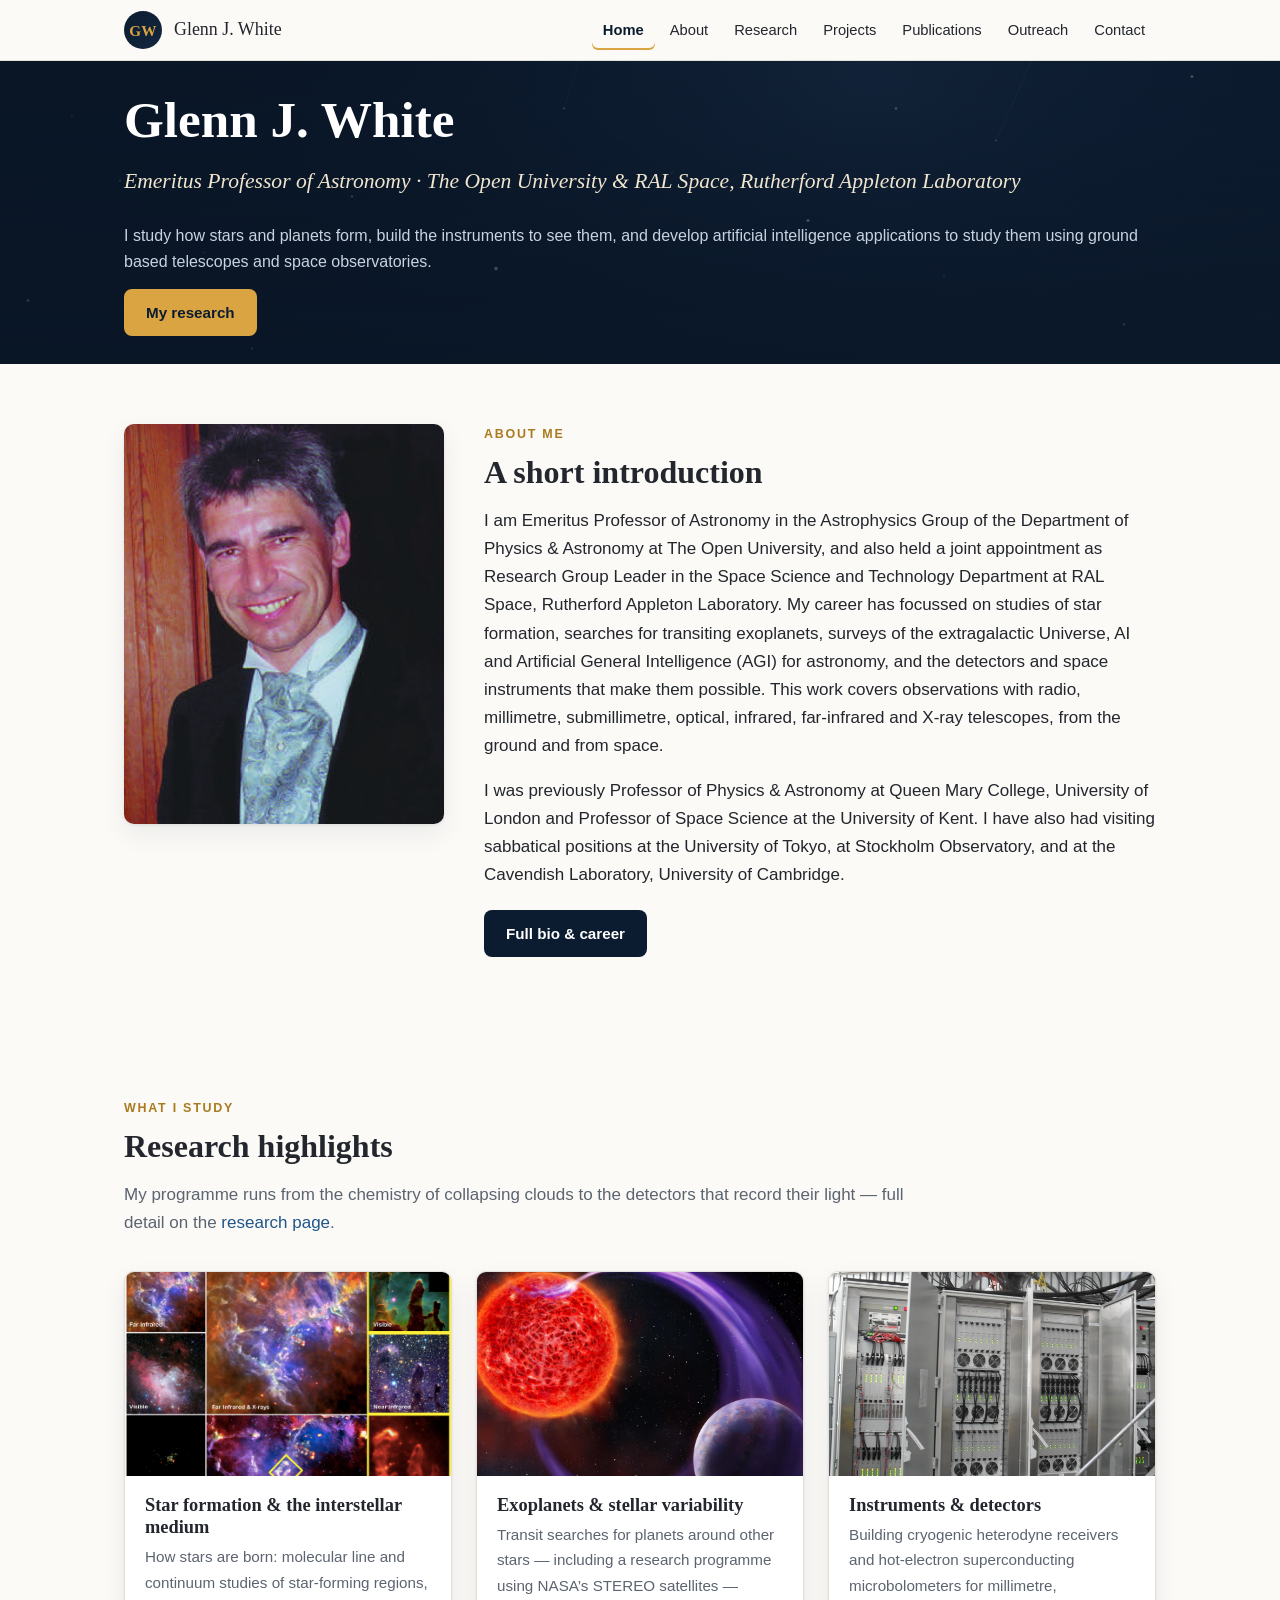
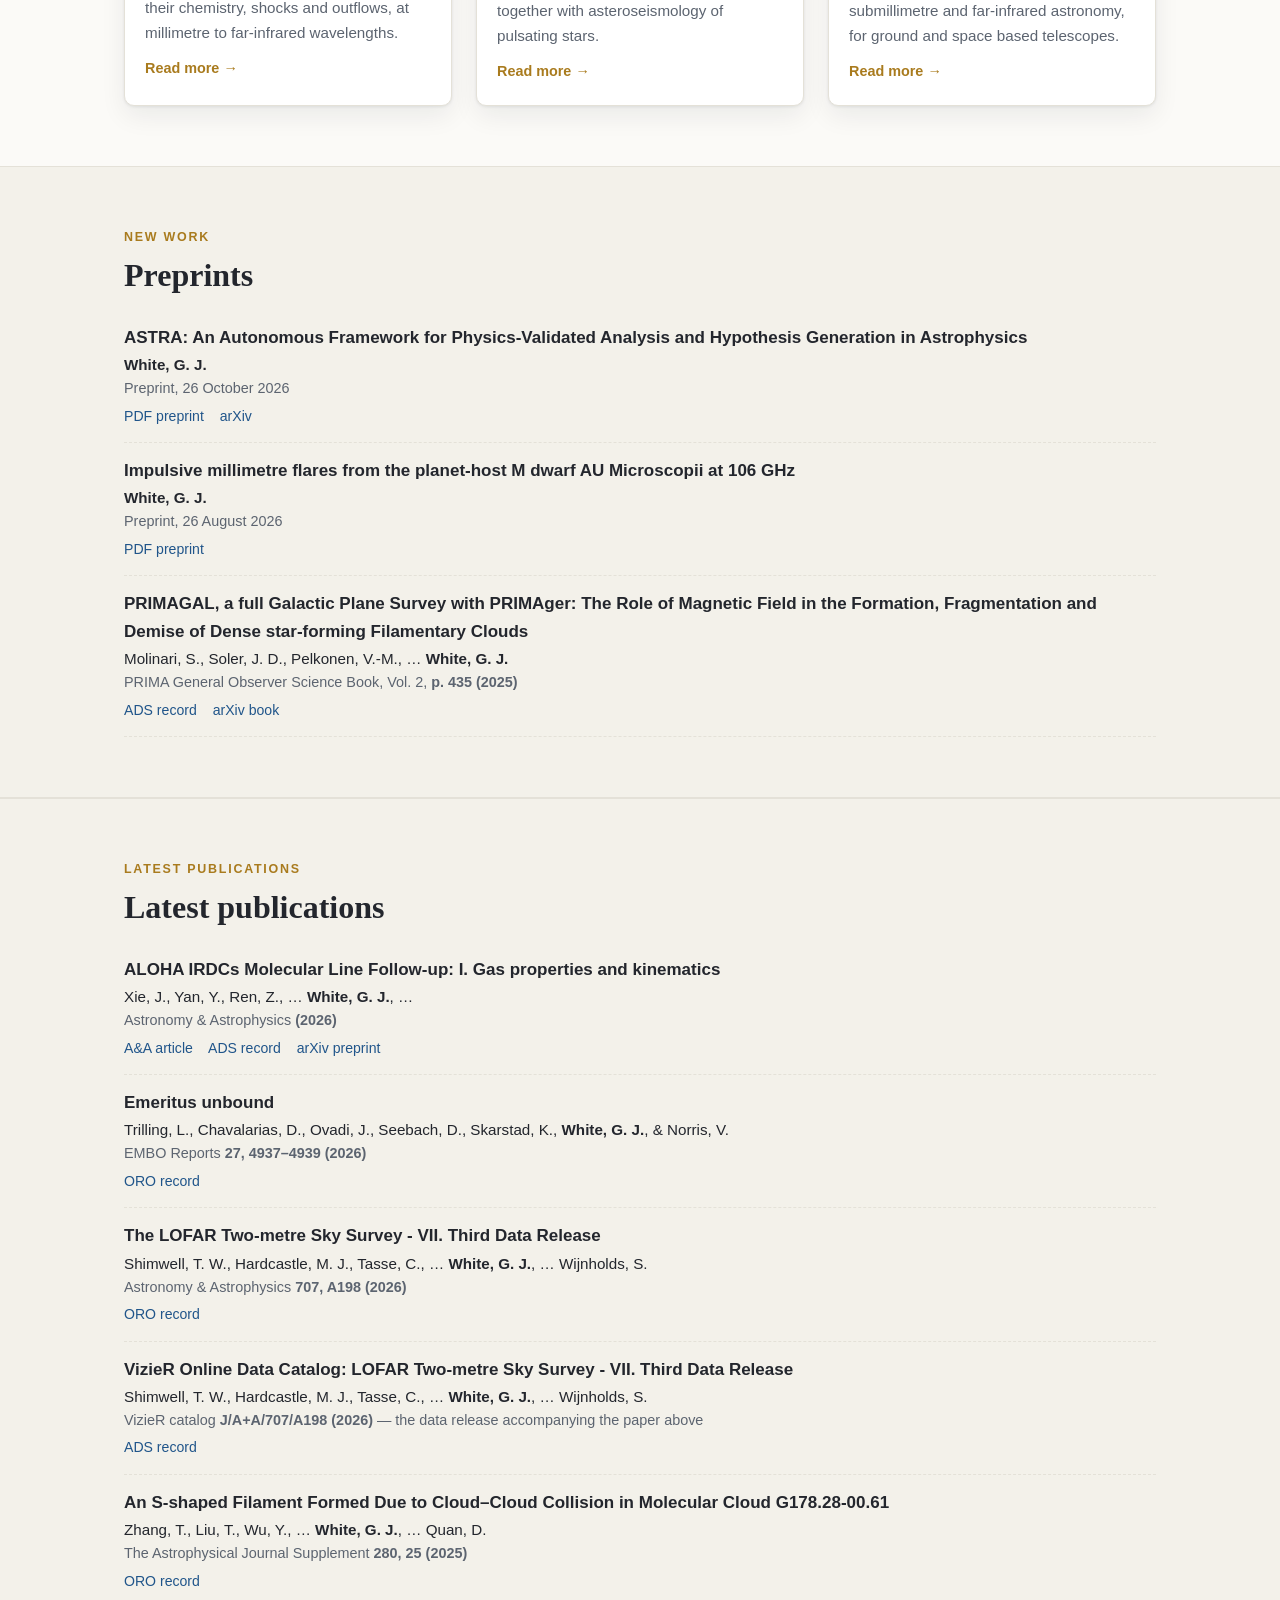
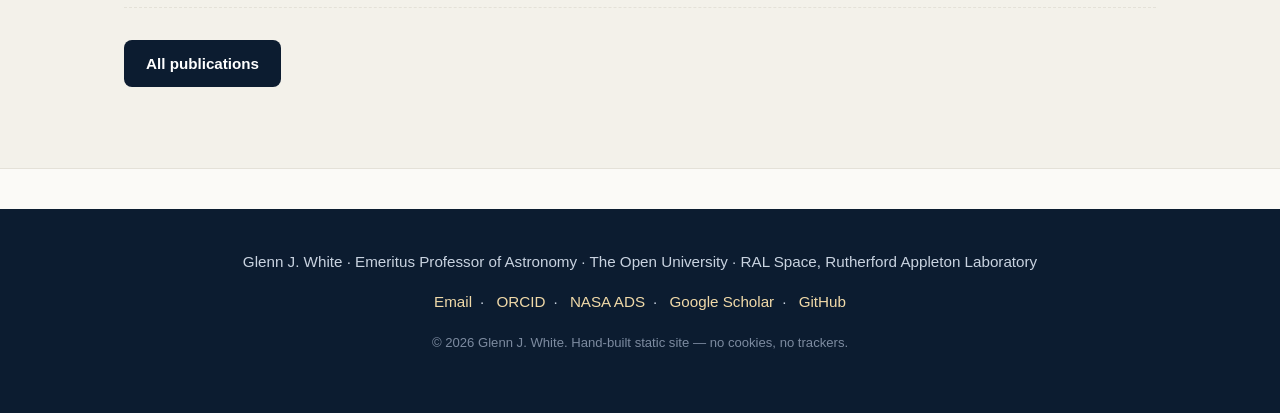
<file: index.html>
<!DOCTYPE html>
<html lang="en">
<head>
  <meta charset="utf-8">
  <meta name="viewport" content="width=device-width, initial-scale=1">
  <title>Glenn J. White — Emeritus Professor of Astronomy</title>
  <meta name="description" content="Glenn J. White — Emeritus Professor of Astronomy, The Open University and RAL Space. My research: star formation, exoplanet transits, far-infrared astronomy, space instrumentation, and AI and AGI for astronomical discovery.">
  <link rel="canonical" href="https://glenn-white.github.io/">
  <meta name="theme-color" content="#0c1c30">

  <!-- Open Graph / Twitter — controls link previews when the page is shared -->
  <meta property="og:type" content="website">
  <meta property="og:site_name" content="Glenn J. White">
  <meta property="og:title" content="Glenn J. White — Emeritus Professor of Astronomy">
  <meta property="og:description" content="Star and planet formation, exoplanet transit searches, far-infrared and submillimetre astronomy, space instrumentation, and artificial intelligence, AGI and generative AI for astronomical discovery.">
  <meta property="og:url" content="https://glenn-white.github.io/">
  <meta property="og:image" content="https://glenn-white.github.io/images/portrait.jpg">
  <meta name="twitter:card" content="summary">

  <link rel="icon" href="images/favicon.svg" type="image/svg+xml">
  <link rel="stylesheet" href="css/style.css">

  <!-- Structured data (schema.org) — tells search engines and AI assistants
       exactly who this site is about, and links the entity to ORCID etc. -->
  <script type="application/ld+json">
  {
    "@context": "https://schema.org",
    "@graph": [
      {
        "@type": "Person",
        "@id": "https://glenn-white.github.io/#person",
        "name": "Glenn J. White",
        "alternateName": ["Glenn White", "G. J. White", "Glenn Joseph White"],
        "jobTitle": "Emeritus Professor of Astronomy",
        "affiliation": [
          { "@type": "Organization", "name": "The Open University", "url": "https://www.open.ac.uk/" },
          { "@type": "Organization", "name": "RAL Space, Rutherford Appleton Laboratory", "url": "https://www.ralspace.stfc.ac.uk/" }
        ],
        "url": "https://glenn-white.github.io/",
        "image": "https://glenn-white.github.io/images/portrait.jpg",
        "email": "mailto:glenn.white@open.ac.uk",
        "sameAs": [
          "https://orcid.org/0000-0002-7126-691X",
          "https://github.com/glenn-white",
          "https://profiles.open.ac.uk/glenn-joseph-white",
          "https://scholar.google.com/citations?view_op=search_authors&mauthors=%22Glenn+J.+White%22",
          "https://ui.adsabs.harvard.edu/search/q=orcid:0000-0002-7126-691X"
        ],
        "knowsAbout": [
          "Star formation",
          "Interstellar medium",
          "Exoplanets",
          "Transiting exoplanets",
          "Asteroseismology",
          "Far-infrared astronomy",
          "Submillimetre astronomy",
          "Radio astronomy",
          "Extragalactic surveys",
          "Space instrumentation",
          "Infrared detectors",
          "Herschel Space Observatory",
          "Planck",
          "AKARI",
          "STEREO",
          "LOFAR",
          "ALMA",
          "Artificial intelligence in astronomy",
          "Artificial general intelligence (AGI)",
          "Generative artificial intelligence",
          "Superintelligence"
        ]
      },
      {
        "@type": "WebSite",
        "@id": "https://glenn-white.github.io/#website",
        "url": "https://glenn-white.github.io/",
        "name": "Glenn J. White",
        "description": "Personal website of Glenn J. White, Emeritus Professor of Astronomy at The Open University.",
        "inLanguage": "en",
        "publisher": { "@id": "https://glenn-white.github.io/#person" }
      }
    ]
  }
  </script>
</head>
<body>

<a class="skip-link" href="#main">Skip to content</a>

<nav class="site-nav" aria-label="Main navigation">
  <div class="nav-inner">
    <a class="brand" href="index.html"><span class="brand-mark">GW</span> Glenn J. White</a>
    <ul class="nav-links">
      <li><a href="index.html" aria-current="page">Home</a></li>
      <li><a href="about.html">About</a></li>
      <li><a href="research.html">Research</a></li>
      <li><a href="projects.html">Projects</a></li>
      <li><a href="publications.html">Publications</a></li>
      <li><a href="outreach.html">Outreach</a></li>
      <li><a href="contact.html">Contact</a></li>
    </ul>
  </div>
</nav>

<main id="main">

  <!-- ============ HERO ============ -->
  <header class="hero">
    <div class="container">
      <h1>Glenn J. White</h1>
      <p class="hero-sub">Emeritus Professor of Astronomy · The Open University &amp; RAL Space, Rutherford Appleton Laboratory</p>
      <p class="hero-note">I study how stars and planets form, build the instruments to see
      them, and develop artificial intelligence applications to study them using ground
      based telescopes and space observatories.</p>
      <a class="btn btn-solid" href="research.html">My research</a>
    </div>
  </header>

  <!-- ============ ABOUT TEASER ============ -->
  <section class="section" aria-labelledby="about-teaser">
    <div class="container two-col">
      <img class="portrait" src="images/portrait.jpg" alt="Portrait photograph of Glenn J. White">
      <div>
        <span class="kicker" id="about-teaser">About me</span>
        <h2>A short introduction</h2>
        <p>I am Emeritus Professor of Astronomy in the Astrophysics Group of the Department of
        Physics &amp; Astronomy at The Open University, and also held a joint appointment as
        Research Group Leader in the Space Science and Technology Department at RAL Space,
        Rutherford Appleton Laboratory. My career has focussed on studies of star formation, searches for
        transiting exoplanets, surveys of the extragalactic Universe, AI and Artificial
        General Intelligence (AGI) for astronomy, and the detectors and space instruments that
        make them possible. This work covers observations with radio, millimetre, submillimetre,
        optical, infrared, far-infrared and X-ray telescopes, from the ground and from
        space.</p>
        <p>I was previously Professor of Physics &amp; Astronomy at Queen Mary College,
        University of London and Professor of Space Science at the University of Kent. I
        have also had visiting sabbatical positions at the University of Tokyo, at Stockholm
        Observatory, and at the Cavendish Laboratory, University of Cambridge.</p>
        <p><a class="btn btn-dark" href="about.html">Full bio &amp; career</a></p>
      </div>
    </div>
  </section>

  <!-- ============ RESEARCH HIGHLIGHTS ============ -->
  <section class="section" aria-labelledby="research-head">
    <div class="container">
      <span class="kicker">What I study</span>
      <div class="section-head">
        <h2 id="research-head">Research highlights</h2>
        <p>My programme runs from the chemistry of collapsing clouds to the detectors that
        record their light — full detail on the <a href="research.html">research page</a>.</p>
      </div>
      <div class="grid">
        <article class="card">
          <img src="images/m16.jpg" alt="Messier 16, the Eagle Nebula — pillars of cold gas and dust in a star-forming region">
          <div class="card-body">
            <h3>Star formation &amp; the interstellar medium</h3>
            <p>How stars are born: molecular line and continuum studies of star-forming
                regions, their chemistry, shocks and outflows, at millimetre to far-infrared
                wavelengths.</p>
            <a class="more" href="research.html#theme-1">Read more →</a>
          </div>
        </article>
        <article class="card">
          <img src="images/gliese-1151.jpg" alt="Artist’s impression of a planet orbiting the red dwarf star Gliese 1151">
          <div class="card-body">
            <h3>Exoplanets &amp; stellar variability</h3>
            <p>Transit searches for planets around other stars — including a research
                programme using NASA’s STEREO satellites — together with asteroseismology of
                pulsating stars.</p>
            <a class="more" href="research.html#theme-2">Read more →</a>
          </div>
        </article>
        <article class="card">
          <img src="images/acsis.jpg" alt="Racks of digital correlator electronics for a heterodyne spectrometer, of the kind developed for astronomical instruments">
          <div class="card-body">
            <h3>Instruments &amp; detectors</h3>
            <p>Building cryogenic heterodyne receivers and hot-electron superconducting
                microbolometers for millimetre, submillimetre and far-infrared astronomy, for
                ground and space based telescopes.</p>
            <a class="more" href="research.html#theme-4">Read more →</a>
          </div>
        </article>
      </div>
    </div>
  </section>

  <!-- ============ PREPRINTS — copy a .pub block to add an item ============ -->
  <section class="section tint" aria-labelledby="preprints-head">
    <div class="container">
      <span class="kicker">New work</span>
      <h2 id="preprints-head">Preprints</h2>
      <div class="pub">
        <div class="pub-title"><a href="preprints/rasti-astra-v1.34.pdf">ASTRA: An Autonomous Framework for Physics-Validated Analysis and Hypothesis Generation in Astrophysics</a></div>
        <div class="pub-authors"><strong>White, G. J.</strong></div>
        <div class="pub-meta">Preprint, 26 October 2026</div>
        <div class="pub-links"><a href="preprints/rasti-astra-v1.34.pdf">PDF preprint</a> <a href="https://arxiv.org/abs/2610.36144">arXiv</a></div>
      </div>
      <div class="pub">
        <div class="pub-title"><a href="preprints/aumic-letter.pdf">Impulsive millimetre flares from the planet-host M dwarf AU Microscopii at 106 GHz</a></div>
        <div class="pub-authors"><strong>White, G. J.</strong></div>
        <div class="pub-meta">Preprint, 26 August 2026</div>
        <div class="pub-links"><a href="preprints/aumic-letter.pdf">PDF preprint</a></div>
      </div>
      <div class="pub">
        <div class="pub-title"><a href="https://ui.adsabs.harvard.edu/abs/2025prim.book..435M/abstract">PRIMAGAL, a full Galactic Plane Survey with PRIMAger: The Role of Magnetic Field in the Formation, Fragmentation and Demise of Dense star-forming Filamentary Clouds</a></div>
        <div class="pub-authors">Molinari, S., Soler, J. D., Pelkonen, V.-M., … <strong>White, G. J.</strong></div>
        <div class="pub-meta">PRIMA General Observer Science Book, Vol. 2, <strong>p. 435 (2025)</strong></div>
        <div class="pub-links">
          <a href="https://ui.adsabs.harvard.edu/abs/2025prim.book..435M/abstract">ADS record</a>
          <a href="https://arxiv.org/abs/2511.10927">arXiv book</a>
        </div>
      </div>
    </div>
  </section>

  <!-- ============ SELECTED PUBLICATIONS ============ -->
  <section class="section tint" aria-labelledby="pubs-head">
    <div class="container">
      <span class="kicker">Latest publications</span>
      <h2 id="pubs-head">Latest publications</h2>
      <!-- Static highlights — full cached list is on publications.html -->
      <div class="pub">
        <div class="pub-title"><a href="https://www.aanda.org/articles/aa/full_html/2026/10/aa60609-26/aa60609-26.html">ALOHA IRDCs Molecular Line Follow-up: I. Gas properties and kinematics</a></div>
        <div class="pub-authors">Xie, J., Yan, Y., Ren, Z., … <strong>White, G. J.</strong>, …</div>
        <div class="pub-meta">Astronomy &amp; Astrophysics <strong>(2026)</strong></div>
        <div class="pub-links">
          <a href="https://www.aanda.org/articles/aa/full_html/2026/10/aa60609-26/aa60609-26.html">A&amp;A article</a>
          <a href="https://ui.adsabs.harvard.edu/abs/2026arXiv260820238X/abstract">ADS record</a>
          <a href="https://arxiv.org/abs/2608.20238">arXiv preprint</a>
        </div>
      </div>
      <div class="pub">
        <div class="pub-title"><a href="https://oro.open.ac.uk/111460/">Emeritus unbound</a></div>
        <div class="pub-authors">Trilling, L., Chavalarias, D., Ovadi, J., Seebach, D., Skarstad, K., <strong>White, G. J.</strong>, &amp; Norris, V.</div>
        <div class="pub-meta">EMBO Reports <strong>27, 4937–4939 (2026)</strong></div>
        <div class="pub-links"><a href="https://oro.open.ac.uk/111460/">ORO record</a></div>
      </div>
      <div class="pub">
        <div class="pub-title"><a href="https://oro.open.ac.uk/109235/">The LOFAR Two-metre Sky Survey - VII. Third Data Release</a></div>
        <div class="pub-authors">Shimwell, T. W., Hardcastle, M. J., Tasse, C., … <strong>White, G. J.</strong>, … Wijnholds, S.</div>
        <div class="pub-meta">Astronomy &amp; Astrophysics <strong>707, A198 (2026)</strong></div>
        <div class="pub-links"><a href="https://oro.open.ac.uk/109235/">ORO record</a></div>
      </div>
      <div class="pub">
        <div class="pub-title"><a href="https://ui.adsabs.harvard.edu/abs/2026yCat..37070198S/abstract">VizieR Online Data Catalog: LOFAR Two-metre Sky Survey - VII. Third Data Release</a></div>
        <div class="pub-authors">Shimwell, T. W., Hardcastle, M. J., Tasse, C., … <strong>White, G. J.</strong>, … Wijnholds, S.</div>
        <div class="pub-meta">VizieR catalog <strong>J/A+A/707/A198 (2026)</strong> — the data release accompanying the paper above</div>
        <div class="pub-links"><a href="https://ui.adsabs.harvard.edu/abs/2026yCat..37070198S/abstract">ADS record</a></div>
      </div>
      <div class="pub">
        <div class="pub-title"><a href="https://oro.open.ac.uk/105758/">An S-shaped Filament Formed Due to Cloud–Cloud Collision in Molecular Cloud G178.28-00.61</a></div>
        <div class="pub-authors">Zhang, T., Liu, T., Wu, Y., … <strong>White, G. J.</strong>, … Quan, D.</div>
        <div class="pub-meta">The Astrophysical Journal Supplement <strong>280, 25 (2025)</strong></div>
        <div class="pub-links"><a href="https://oro.open.ac.uk/105758/">ORO record</a></div>
      </div>
      <p style="margin-top:28px"><a class="btn btn-dark" href="publications.html">All publications</a></p>
    </div>
  </section>

</main>

<footer class="site-footer">
  <div class="container">
    <p>Glenn J. White · Emeritus Professor of Astronomy · The Open University · RAL Space, Rutherford Appleton Laboratory</p>
    <p class="footer-links">
      <a href="mailto:glenn.white@open.ac.uk">Email</a>·
      <a href="https://orcid.org/0000-0002-7126-691X">ORCID</a>·
      <a href="https://ui.adsabs.harvard.edu/search/q=orcid:0000-0002-7126-691X">NASA ADS</a>·
      <a href="https://scholar.google.com/citations?view_op=search_authors&amp;mauthors=%22Glenn+J.+White%22">Google Scholar</a>·
      <a href="https://github.com/glenn-white">GitHub</a>
    </p>
    <p class="fine">© 2026 Glenn J. White. Hand-built static site — no cookies, no trackers.</p>
  </div>
</footer>

</body>
</html>
</file>
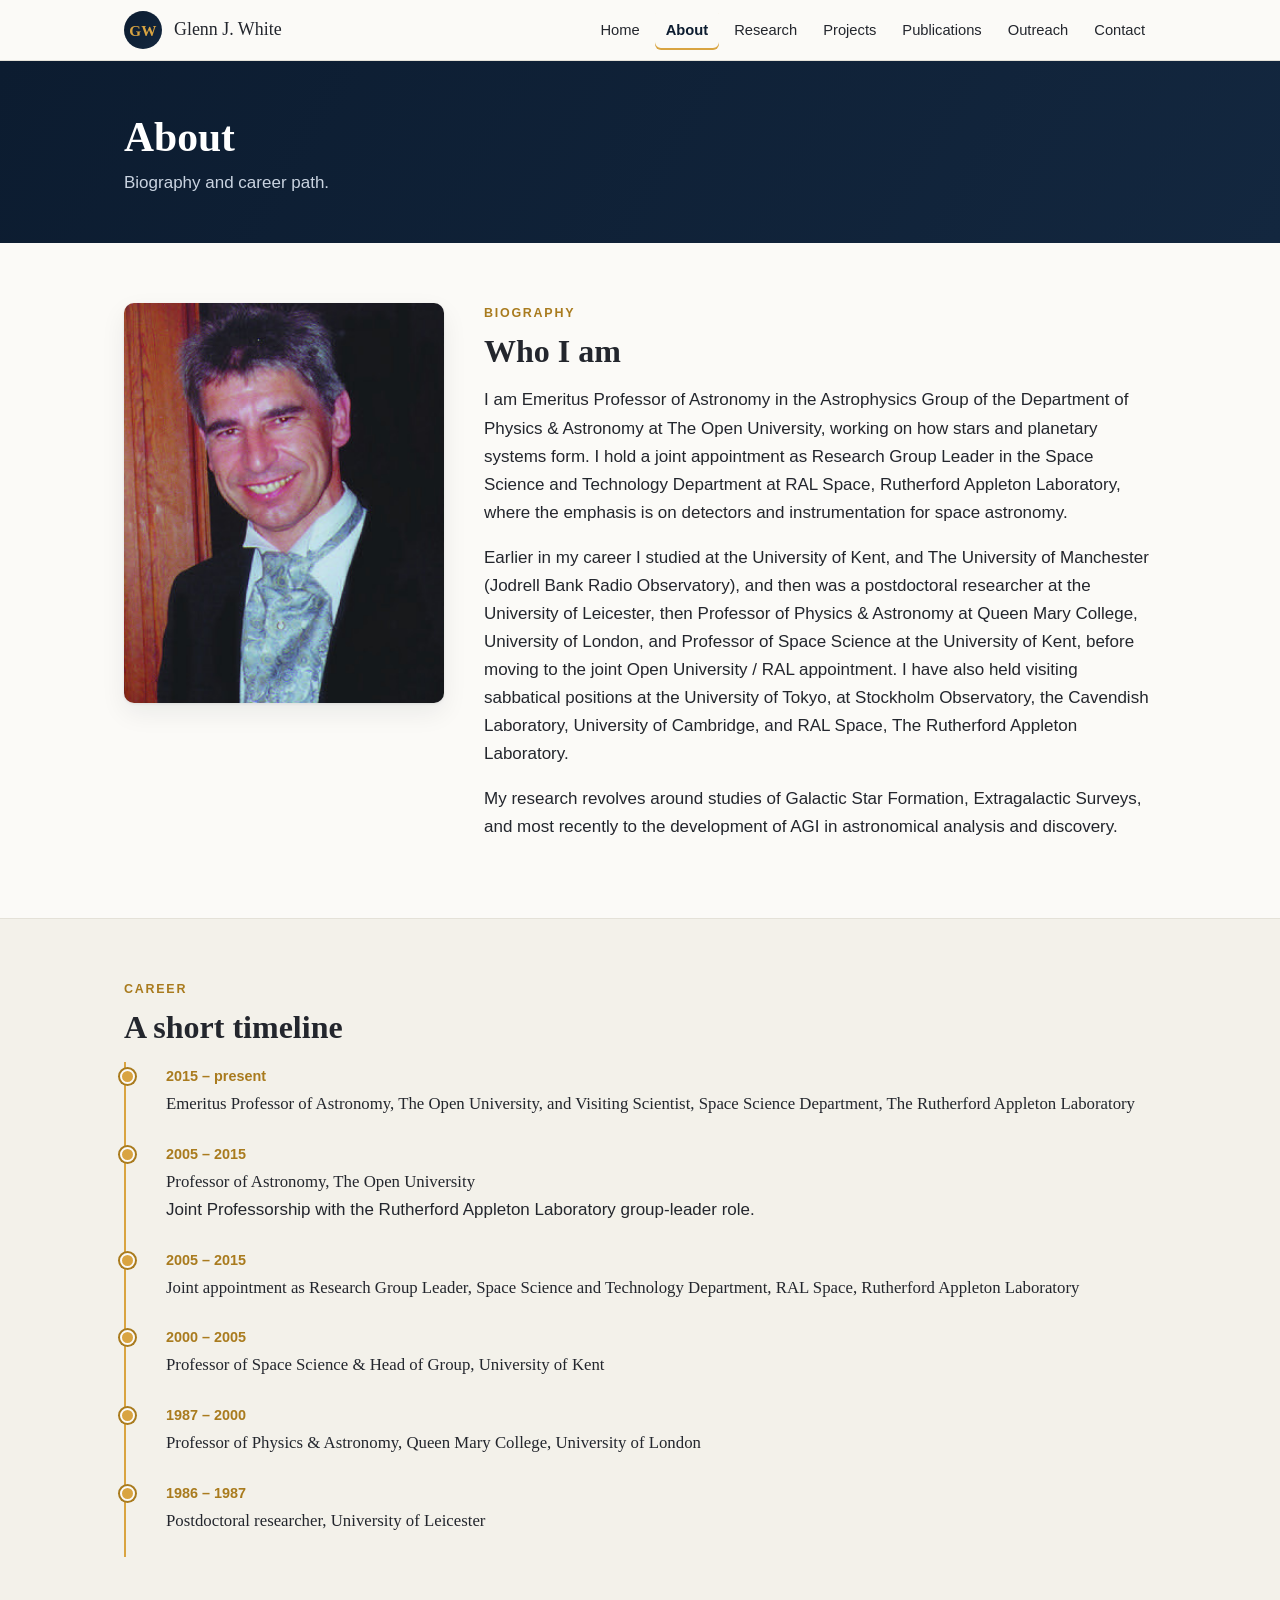
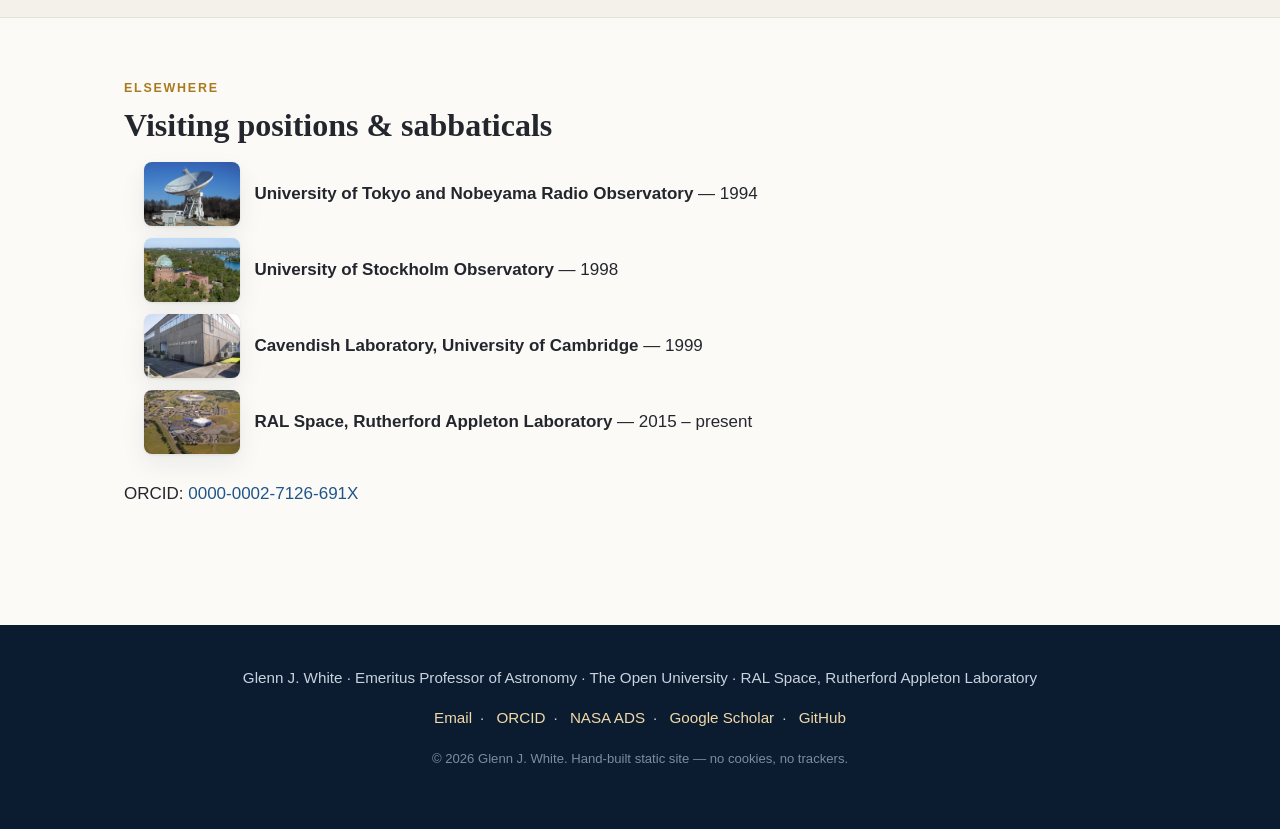
<file: about.html>
<!DOCTYPE html>
<html lang="en">
<head>
  <meta charset="utf-8">
  <meta name="viewport" content="width=device-width, initial-scale=1">
  <title>About — Glenn J. White</title>
  <meta name="description" content="My biography and career — Emeritus Professor of Astronomy at The Open University, joint appointment at RAL Space.">
  <link rel="canonical" href="https://glenn-white.github.io/about.html">
  <meta name="theme-color" content="#0c1c30">

  <meta property="og:type" content="website">
  <meta property="og:site_name" content="Glenn J. White">
  <meta property="og:title" content="About — Glenn J. White">
  <meta property="og:description" content="Biography, career timeline and visiting positions: Leicester, Queen Mary College London, Kent, The Open University, and RAL Space.">
  <meta property="og:url" content="https://glenn-white.github.io/about.html">
  <meta property="og:image" content="https://glenn-white.github.io/images/portrait.jpg">
  <meta name="twitter:card" content="summary">

  <link rel="icon" href="images/favicon.svg" type="image/svg+xml">
  <link rel="stylesheet" href="css/style.css">

  <script type="application/ld+json">
  {
    "@context": "https://schema.org",
    "@type": "ProfilePage",
    "@id": "https://glenn-white.github.io/about.html",
    "name": "About Glenn J. White",
    "inLanguage": "en",
    "mainEntity": { "@id": "https://glenn-white.github.io/#person" }
  }
  </script>
</head>
<body>

<a class="skip-link" href="#main">Skip to content</a>

<nav class="site-nav" aria-label="Main navigation">
  <div class="nav-inner">
    <a class="brand" href="index.html"><span class="brand-mark">GW</span> Glenn J. White</a>
    <ul class="nav-links">
      <li><a href="index.html">Home</a></li>
      <li><a href="about.html" aria-current="page">About</a></li>
      <li><a href="research.html">Research</a></li>
      <li><a href="projects.html">Projects</a></li>
      <li><a href="publications.html">Publications</a></li>
      <li><a href="outreach.html">Outreach</a></li>
      <li><a href="contact.html">Contact</a></li>
    </ul>
  </div>
</nav>

<main id="main">

  <header class="page-banner">
    <div class="container">
      <h1>About</h1>
      <p>Biography and career path.</p>
    </div>
  </header>

  <!-- ============ BIOGRAPHY ============ -->
  <section class="section">
    <div class="container two-col">
      <img class="portrait" src="images/portrait.jpg" alt="Portrait photograph of Glenn J. White">
      <div>
        <span class="kicker">Biography</span>
        <h2>Who I am</h2>
        <p>I am Emeritus Professor of Astronomy in the Astrophysics Group of the Department of
        Physics &amp; Astronomy at The Open University, working on how stars and planetary
        systems form. I hold a joint appointment as Research Group Leader in the Space Science
        and Technology Department at RAL Space, Rutherford Appleton Laboratory, where the
        emphasis is on detectors and instrumentation for space astronomy.</p>
        <p>Earlier in my career I studied at the University of Kent, and The University of
        Manchester (Jodrell Bank Radio Observatory), and then was a postdoctoral researcher
        at the University of Leicester,
        then Professor of Physics &amp; Astronomy at Queen Mary College, University of London,
        and Professor of Space Science at the University of Kent, before moving to the joint
        Open University / RAL appointment. I have also held visiting sabbatical positions at
        the University of Tokyo, at Stockholm Observatory, the Cavendish Laboratory,
        University of Cambridge, and RAL Space, The Rutherford Appleton Laboratory.</p>
        <p>My research revolves around studies of Galactic Star Formation, Extragalactic
        Surveys, and most recently to the development of AGI in astronomical analysis and
        discovery.</p>
      </div>
    </div>
  </section>

  <!-- ============ CAREER TIMELINE — fill in the years ============ -->
  <section class="section tint" aria-labelledby="career-head">
    <div class="container">
      <span class="kicker">Career</span>
      <h2 id="career-head">A short timeline</h2>
      <ul class="timeline">
        <li>
          <span class="tl-when">2015 – present</span>
          <div class="tl-what">Emeritus Professor of Astronomy, The Open University, and Visiting Scientist, Space Science Department, The Rutherford Appleton Laboratory</div>
        </li>
        <li>
          <span class="tl-when">2005 – 2015</span>
          <div class="tl-what">Professor of Astronomy, The Open University</div>
          <div>Joint Professorship with the Rutherford Appleton Laboratory group-leader role.</div>
        </li>
        <li>
          <span class="tl-when">2005 – 2015</span>
          <div class="tl-what">Joint appointment as Research Group Leader, Space Science and
          Technology Department, RAL Space, Rutherford Appleton Laboratory</div>
        </li>
        <li>
          <span class="tl-when">2000 – 2005</span>
          <div class="tl-what">Professor of Space Science &amp; Head of Group, University of Kent</div>
        </li>
        <li>
          <span class="tl-when">1987 – 2000</span>
          <div class="tl-what">Professor of Physics &amp; Astronomy, Queen Mary College, University of London</div>
        </li>
        <li>
          <span class="tl-when">1986 – 1987</span>
          <div class="tl-what">Postdoctoral researcher, University of Leicester</div>
        </li>
      </ul>
    </div>
  </section>

  <!-- ============ VISITING POSITIONS ============ -->
  <section class="section" aria-labelledby="visiting-head">
    <div class="container">
      <span class="kicker">Elsewhere</span>
      <h2 id="visiting-head">Visiting positions &amp; sabbaticals</h2>
      <ul>
        <li style="display:flex;align-items:center;gap:14px;margin:12px 0">
          <img src="images/nobeyama.jpg" alt="Nobeyama Radio Observatory" style="width:96px;height:64px;object-fit:cover;border-radius:8px;box-shadow:var(--shadow);flex:none">
          <span><strong>University of Tokyo and Nobeyama Radio Observatory</strong> — 1994</span>
        </li>
        <li style="display:flex;align-items:center;gap:14px;margin:12px 0">
          <img src="images/stockholm-observatory.jpg" alt="University of Stockholm Observatory" style="width:96px;height:64px;object-fit:cover;border-radius:8px;box-shadow:var(--shadow);flex:none">
          <span><strong>University of Stockholm Observatory</strong> — 1998</span>
        </li>
        <li style="display:flex;align-items:center;gap:14px;margin:12px 0">
          <img src="images/cavendish.jpg" alt="Cavendish Laboratory, Cambridge" style="width:96px;height:64px;object-fit:cover;border-radius:8px;box-shadow:var(--shadow);flex:none">
          <span><strong>Cavendish Laboratory, University of Cambridge</strong> — 1999</span>
        </li>
        <li style="display:flex;align-items:center;gap:14px;margin:12px 0">
          <img src="images/ral-aerial.jpg" alt="Aerial view of the Rutherford Appleton Laboratory campus, low-rise laboratory buildings set in countryside" style="width:96px;height:64px;object-fit:cover;border-radius:8px;box-shadow:var(--shadow);flex:none">
          <span><strong>RAL Space, Rutherford Appleton Laboratory</strong> — 2015 – present</span>
        </li>
      </ul>
      <p style="margin-top:26px">ORCID:
      <a href="https://orcid.org/0000-0002-7126-691X">0000-0002-7126-691X</a></p>
    </div>
  </section>

</main>

<footer class="site-footer">
  <div class="container">
    <p>Glenn J. White · Emeritus Professor of Astronomy · The Open University · RAL Space, Rutherford Appleton Laboratory</p>
    <p class="footer-links">
      <a href="mailto:glenn.white@open.ac.uk">Email</a>·
      <a href="https://orcid.org/0000-0002-7126-691X">ORCID</a>·
      <a href="https://ui.adsabs.harvard.edu/search/q=orcid:0000-0002-7126-691X">NASA ADS</a>·
      <a href="https://scholar.google.com/citations?view_op=search_authors&amp;mauthors=%22Glenn+J.+White%22">Google Scholar</a>·
      <a href="https://github.com/glenn-white">GitHub</a>
    </p>
    <p class="fine">© 2026 Glenn J. White. Hand-built static site — no cookies, no trackers.</p>
  </div>
</footer>

</body>
</html>
</file>
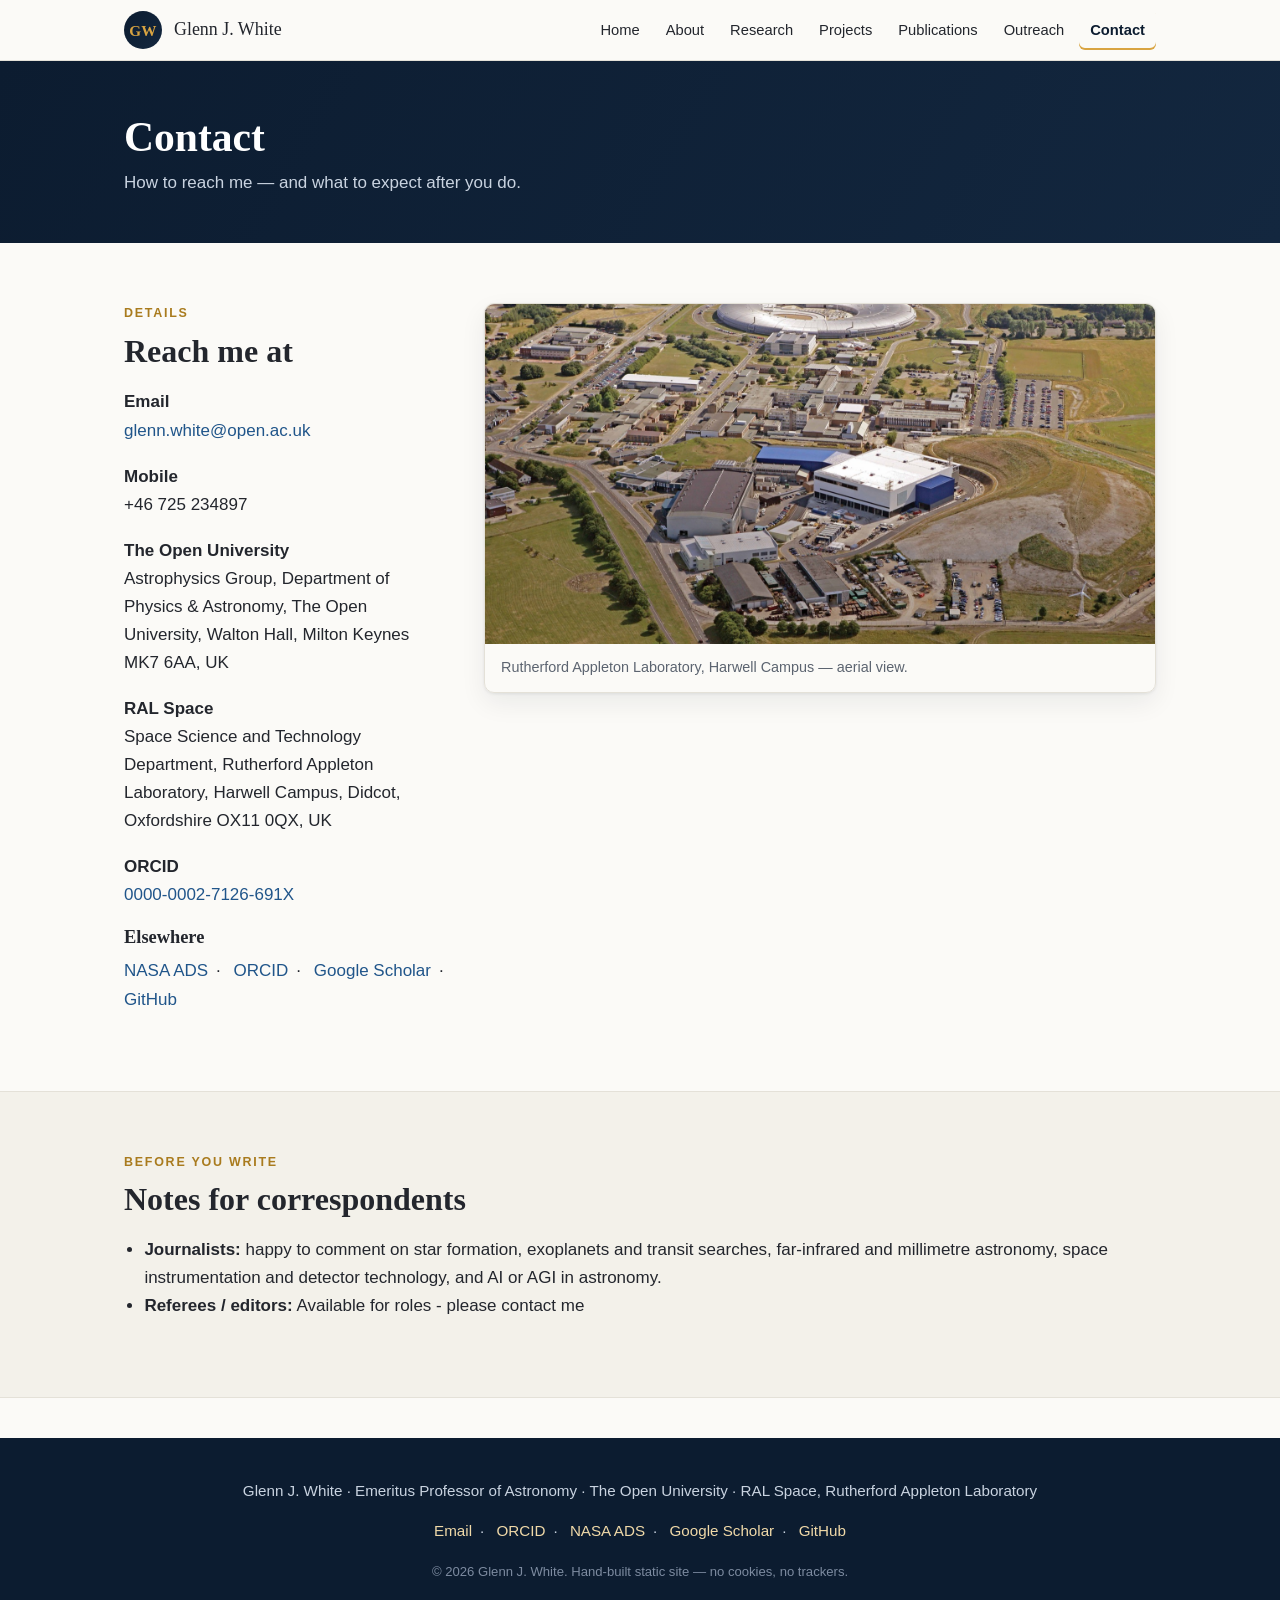
<file: contact.html>
<!DOCTYPE html>
<html lang="en">
<head>
  <meta charset="utf-8">
  <meta name="viewport" content="width=device-width, initial-scale=1">
  <title>Contact — Glenn J. White</title>
  <meta name="description" content="How to contact me — Glenn J. White, Emeritus Professor of Astronomy, The Open University and RAL Space.">
  <link rel="canonical" href="https://glenn-white.github.io/contact.html">
  <meta name="theme-color" content="#0c1c30">

  <meta property="og:type" content="website">
  <meta property="og:site_name" content="Glenn J. White">
  <meta property="og:title" content="Contact — Glenn J. White">
  <meta property="og:description" content="Email, addresses and media-comment topics for Glenn J. White.">
  <meta property="og:url" content="https://glenn-white.github.io/contact.html">
  <meta name="twitter:card" content="summary">

  <link rel="icon" href="images/favicon.svg" type="image/svg+xml">
  <link rel="stylesheet" href="css/style.css">
</head>
<body>

<a class="skip-link" href="#main">Skip to content</a>

<nav class="site-nav" aria-label="Main navigation">
  <div class="nav-inner">
    <a class="brand" href="index.html"><span class="brand-mark">GW</span> Glenn J. White</a>
    <ul class="nav-links">
      <li><a href="index.html">Home</a></li>
      <li><a href="about.html">About</a></li>
      <li><a href="research.html">Research</a></li>
      <li><a href="projects.html">Projects</a></li>
      <li><a href="publications.html">Publications</a></li>
      <li><a href="outreach.html">Outreach</a></li>
      <li><a href="contact.html" aria-current="page">Contact</a></li>
    </ul>
  </div>
</nav>

<main id="main">

  <header class="page-banner">
    <div class="container">
      <h1>Contact</h1>
      <p>How to reach me — and what to expect after you do.</p>
    </div>
  </header>

  <!-- ============ CONTACT DETAILS ============ -->
  <section class="section">
    <div class="container">
      <div class="two-col">
        <div class="contact-block">
          <span class="kicker">Details</span>
          <h2>Reach me at</h2>
          <dl>
            <dt>Email</dt>
            <dd><a href="mailto:glenn.white@open.ac.uk">glenn.white@open.ac.uk</a></dd>
            <dt>Mobile</dt>
            <dd>+46 725 234897</dd>
            <dt>The Open University</dt>
            <dd>Astrophysics Group, Department of Physics &amp; Astronomy,
            The Open University, Walton Hall, Milton Keynes MK7 6AA, UK</dd>
            <dt>RAL Space</dt>
            <dd>Space Science and Technology Department, Rutherford Appleton Laboratory,
            Harwell Campus, Didcot, Oxfordshire OX11 0QX, UK</dd>
            <dt>ORCID</dt>
            <dd><a href="https://orcid.org/0000-0002-7126-691X">0000-0002-7126-691X</a></dd>
          </dl>
          <h3>Elsewhere</h3>
          <p class="footer-links" style="margin-left:-8px">
            <a href="https://ui.adsabs.harvard.edu/search/q=orcid:0000-0002-7126-691X">NASA ADS</a>·
            <a href="https://orcid.org/0000-0002-7126-691X">ORCID</a>·
            <a href="https://scholar.google.com/citations?user=Iw8zRP4AAAAJ&amp;hl=en">Google Scholar</a>·
            <a href="https://github.com/glenn-white">GitHub</a>
          </p>
        </div>
        <div>
          <div style="border:1px solid var(--line);border-radius:10px;overflow:hidden;box-shadow:var(--shadow)">
            <img src="images/ral-aerial.jpg" alt="Aerial photograph of the Rutherford Appleton Laboratory, Harwell Campus" style="width:100%;height:340px;object-fit:cover;display:block">
            <div style="padding:12px 16px;font-size:.9rem;color:var(--muted)">
              Rutherford Appleton Laboratory, Harwell Campus — aerial view.
            </div>
          </div>
        </div>
      </div>
    </div>
  </section>

  <!-- ============ WHAT TO EXPECT ============ -->
  <section class="section tint" aria-labelledby="expect-head">
    <div class="container">
      <span class="kicker">Before you write</span>
      <h2 id="expect-head">Notes for correspondents</h2>
      <ul>
        <li><strong>Journalists:</strong> happy to comment on star formation, exoplanets and
        transit searches, far-infrared and millimetre astronomy, space instrumentation and
        detector technology, and AI or AGI in astronomy.</li>
        <li><strong>Referees / editors:</strong> Available for roles - please contact me</li>
      </ul>
    </div>
  </section>

</main>

<footer class="site-footer">
  <div class="container">
    <p>Glenn J. White · Emeritus Professor of Astronomy · The Open University · RAL Space, Rutherford Appleton Laboratory</p>
    <p class="footer-links">
      <a href="mailto:glenn.white@open.ac.uk">Email</a>·
      <a href="https://orcid.org/0000-0002-7126-691X">ORCID</a>·
      <a href="https://ui.adsabs.harvard.edu/search/q=orcid:0000-0002-7126-691X">NASA ADS</a>·
      <a href="https://scholar.google.com/citations?user=Iw8zRP4AAAAJ&amp;hl=en">Google Scholar</a>·
      <a href="https://github.com/glenn-white">GitHub</a>
    </p>
    <p class="fine">© 2026 Glenn J. White. Hand-built static site — no cookies, no trackers.</p>
  </div>
</footer>

</body>
</html>
</file>
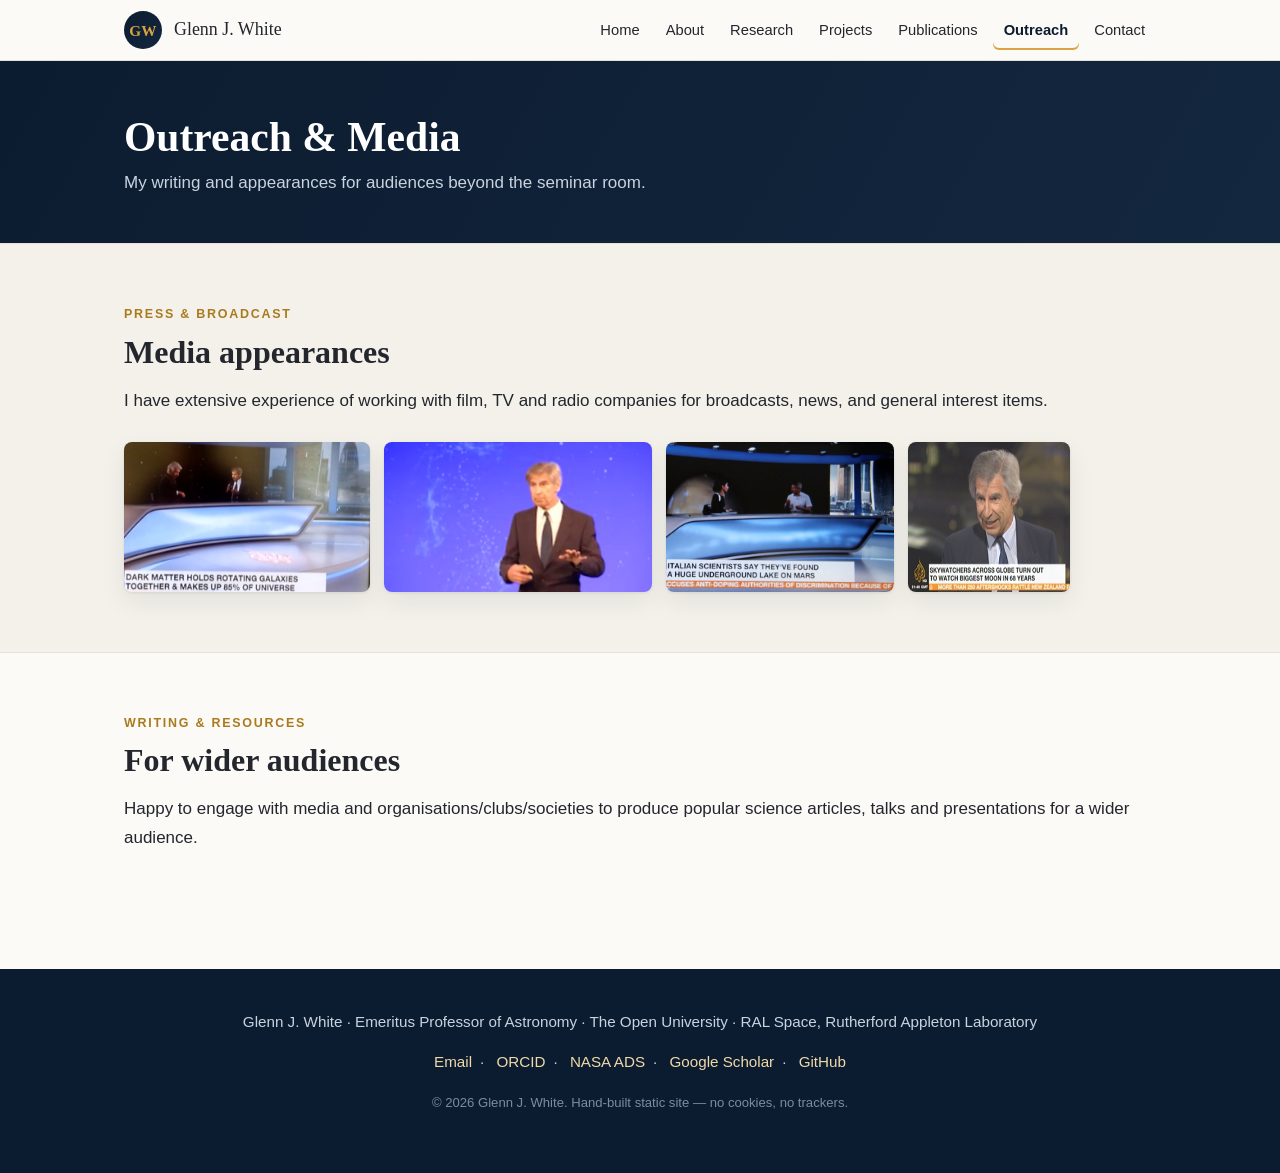
<file: outreach.html>
<!DOCTYPE html>
<html lang="en">
<head>
  <meta charset="utf-8">
  <meta name="viewport" content="width=device-width, initial-scale=1">
  <title>Outreach &amp; Media — Glenn J. White</title>
  <meta name="description" content="My public engagement — writing and media appearances.">
  <link rel="canonical" href="https://glenn-white.github.io/outreach.html">
  <meta name="theme-color" content="#0c1c30">

  <meta property="og:type" content="website">
  <meta property="og:site_name" content="Glenn J. White">
  <meta property="og:title" content="Outreach &amp; Media — Glenn J. White">
  <meta property="og:description" content="Writing and media appearances on astronomy and space science.">
  <meta property="og:url" content="https://glenn-white.github.io/outreach.html">
  <meta name="twitter:card" content="summary">

  <link rel="icon" href="images/favicon.svg" type="image/svg+xml">
  <link rel="stylesheet" href="css/style.css">
</head>
<body>

<a class="skip-link" href="#main">Skip to content</a>

<nav class="site-nav" aria-label="Main navigation">
  <div class="nav-inner">
    <a class="brand" href="index.html"><span class="brand-mark">GW</span> Glenn J. White</a>
    <ul class="nav-links">
      <li><a href="index.html">Home</a></li>
      <li><a href="about.html">About</a></li>
      <li><a href="research.html">Research</a></li>
      <li><a href="projects.html">Projects</a></li>
      <li><a href="publications.html">Publications</a></li>
      <li><a href="outreach.html" aria-current="page">Outreach</a></li>
      <li><a href="contact.html">Contact</a></li>
    </ul>
  </div>
</nav>

<main id="main">

  <header class="page-banner">
    <div class="container">
      <h1>Outreach &amp; Media</h1>
      <p>My writing and appearances for audiences beyond the seminar room.</p>
    </div>
  </header>

  <!-- ============ MEDIA ============ -->
  <section class="section tint" aria-labelledby="media-head">
    <div class="container">
      <span class="kicker">Press &amp; broadcast</span>
      <h2 id="media-head">Media appearances</h2>
      <p>I have extensive experience of working with film, TV and radio companies for
      broadcasts, news, and general interest items.</p>
      <div class="media-strip">
        <img src="images/media-aljazeera.png" alt="Television interview with Al Jazeera on the November 2016 supermoon, the closest full Moon in nearly seventy years">
        <img src="images/media-mars-lake.png" alt="Television news interview on the discovery of a subglacial lake beneath the south polar ice cap of Mars">
        <img src="images/media-lecture.png" alt="Public lecture delivered on stage against a star-field backdrop">
        <img src="images/media-dark-matter.png" alt="Television news studio segment on dark matter and how it holds rotating galaxies together">
      </div>
    </div>
  </section>

  <!-- ============ WRITING / RESOURCES (optional) ============ -->
  <section class="section" aria-labelledby="writing-head">
    <div class="container">
      <span class="kicker">Writing &amp; resources</span>
      <h2 id="writing-head">For wider audiences</h2>
      <p>Happy to engage with media and organisations/clubs/societies to produce popular
      science articles, talks and presentations for a wider audience.</p>
    </div>
  </section>

</main>

<footer class="site-footer">
  <div class="container">
    <p>Glenn J. White · Emeritus Professor of Astronomy · The Open University · RAL Space, Rutherford Appleton Laboratory</p>
    <p class="footer-links">
      <a href="mailto:glenn.white@open.ac.uk">Email</a>·
      <a href="https://orcid.org/0000-0002-7126-691X">ORCID</a>·
      <a href="https://ui.adsabs.harvard.edu/search/q=orcid:0000-0002-7126-691X">NASA ADS</a>·
      <a href="https://scholar.google.com/citations?view_op=search_authors&amp;mauthors=%22Glenn+J.+White%22">Google Scholar</a>·
      <a href="https://github.com/glenn-white">GitHub</a>
    </p>
    <p class="fine">© 2026 Glenn J. White. Hand-built static site — no cookies, no trackers.</p>
  </div>
</footer>

</body>
</html>
</file>
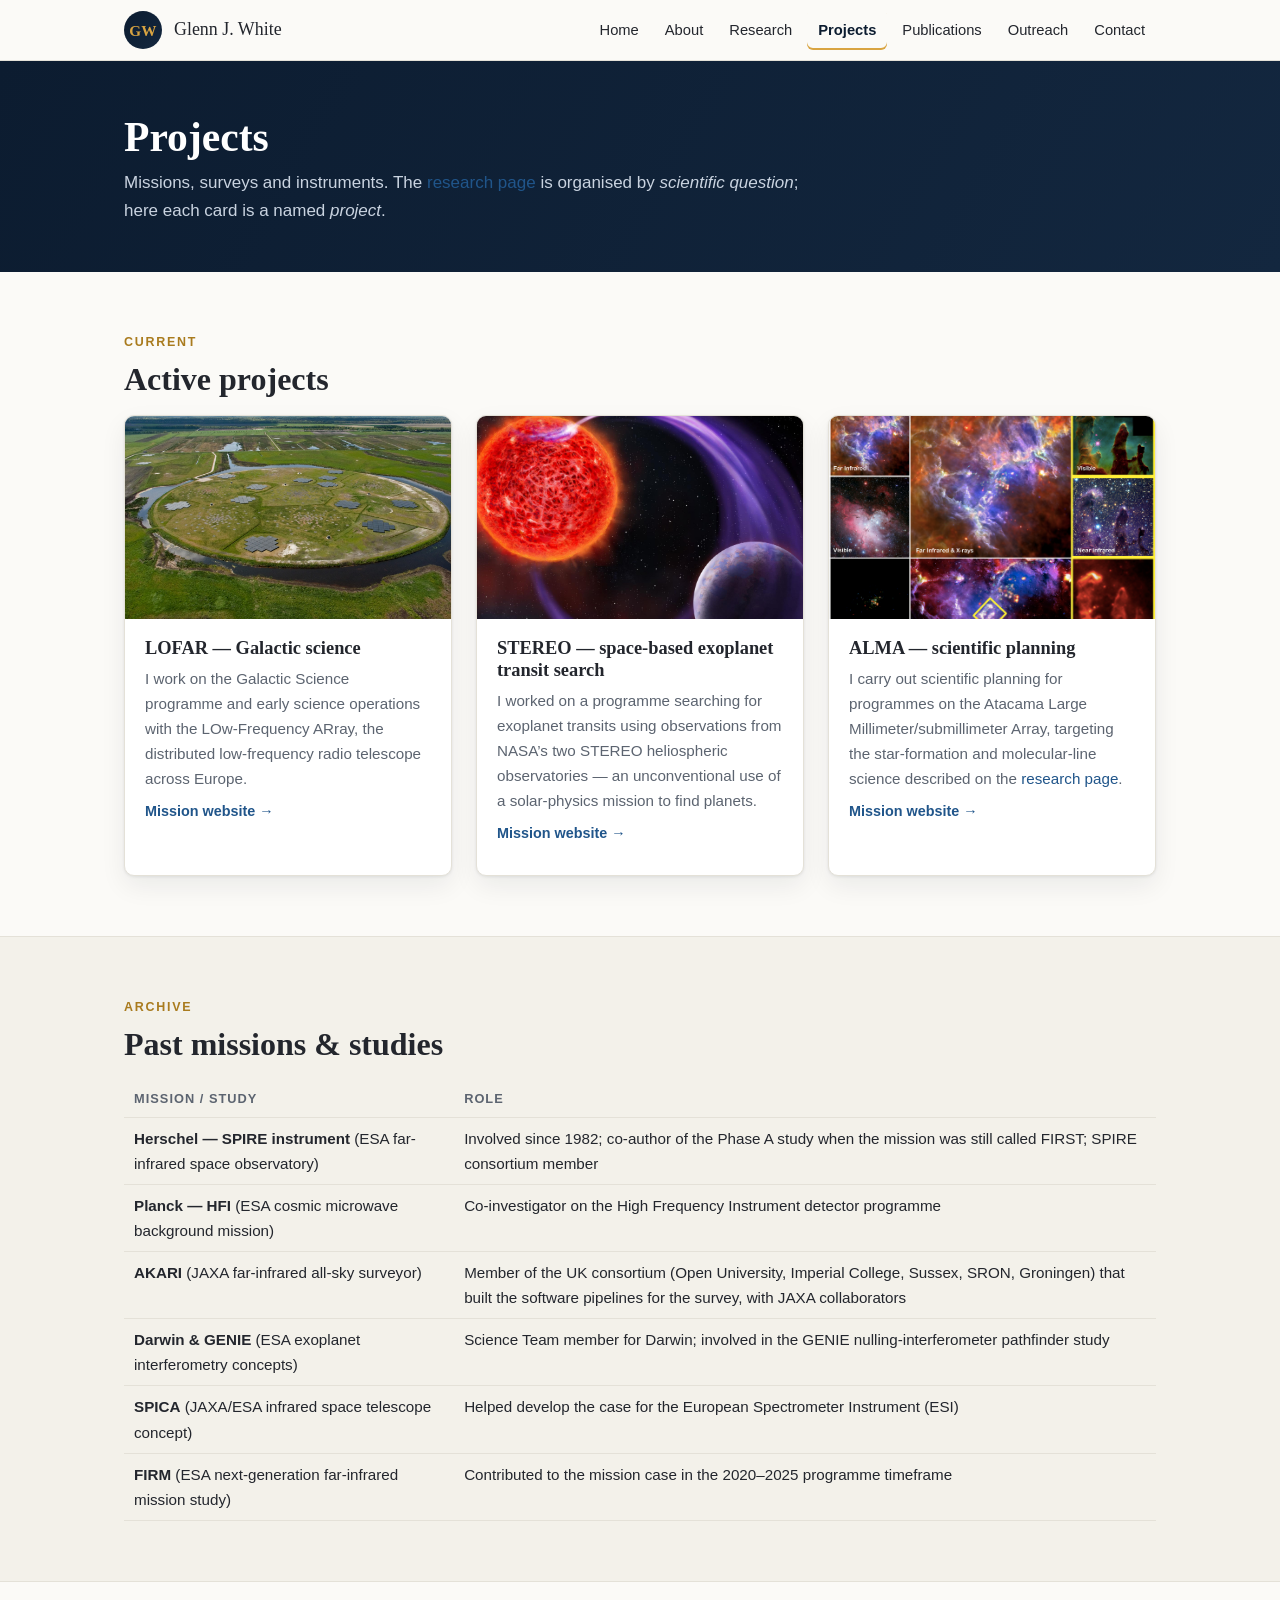
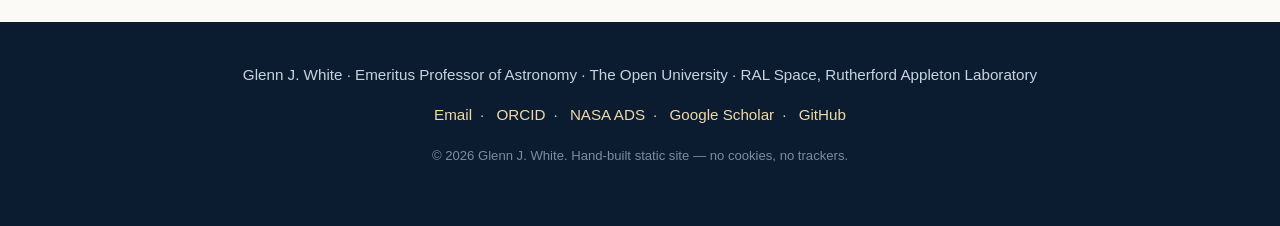
<file: projects.html>
<!DOCTYPE html>
<html lang="en">
<head>
  <meta charset="utf-8">
  <meta name="viewport" content="width=device-width, initial-scale=1">
  <title>Projects — Glenn J. White</title>
  <meta name="description" content="Missions and projects I work on: STEREO exoplanet searches, LOFAR, ALMA, Herschel-SPIRE, Planck, AKARI, Darwin, SPICA.">
  <link rel="canonical" href="https://glenn-white.github.io/projects.html">
  <meta name="theme-color" content="#0c1c30">

  <meta property="og:type" content="website">
  <meta property="og:site_name" content="Glenn J. White">
  <meta property="og:title" content="Projects — Glenn J. White">
  <meta property="og:description" content="Missions, surveys and instruments: LOFAR, STEREO, ALMA, Herschel-SPIRE, Planck HFI, AKARI, Darwin, SPICA.">
  <meta property="og:url" content="https://glenn-white.github.io/projects.html">
  <meta property="og:image" content="https://glenn-white.github.io/images/lofar-superterp.jpg">
  <meta name="twitter:card" content="summary_large_image">

  <link rel="icon" href="images/favicon.svg" type="image/svg+xml">
  <link rel="stylesheet" href="css/style.css">
</head>
<body>

<a class="skip-link" href="#main">Skip to content</a>

<nav class="site-nav" aria-label="Main navigation">
  <div class="nav-inner">
    <a class="brand" href="index.html"><span class="brand-mark">GW</span> Glenn J. White</a>
    <ul class="nav-links">
      <li><a href="index.html">Home</a></li>
      <li><a href="about.html">About</a></li>
      <li><a href="research.html">Research</a></li>
      <li><a href="projects.html" aria-current="page">Projects</a></li>
      <li><a href="publications.html">Publications</a></li>
      <li><a href="outreach.html">Outreach</a></li>
      <li><a href="contact.html">Contact</a></li>
    </ul>
  </div>
</nav>

<main id="main">

  <header class="page-banner">
    <div class="container">
      <h1>Projects</h1>
      <p>Missions, surveys and instruments. The <a href="research.html">research page</a> is
      organised by <em>scientific question</em>; here each card is a named
      <em>project</em>.</p>
    </div>
  </header>

  <!-- ============ PROJECT CARDS — copy an <article> to add one ============ -->
  <section class="section">
    <div class="container">
      <span class="kicker">Current</span>
      <h2>Active projects</h2>
      <div class="grid">
        <article class="card">
          <img src="images/lofar-superterp.jpg" alt="The LOFAR superterp — the dense core of the LOw-Frequency ARray telescope, Exloo, Netherlands">
          <div class="card-body">
            <h3>LOFAR — Galactic science</h3>
            <p>I work on the Galactic Science programme and early science operations with the
            LOw-Frequency ARray, the distributed low-frequency radio telescope across
            Europe.</p>
            <p class="more"><a href="https://www.astron.nl/telescopes/lofar/">Mission website →</a></p>
          </div>
        </article>
        <article class="card">
          <img src="images/gliese-1151.jpg" alt="Artist’s impression of a planet orbiting the red dwarf star Gliese 1151">
          <div class="card-body">
            <h3>STEREO — space-based exoplanet transit search</h3>
            <p>I worked on a programme searching for exoplanet transits using observations from
            NASA’s two STEREO heliospheric observatories — an unconventional use of a
            solar-physics mission to find planets.</p>
            <p class="more"><a href="https://science.nasa.gov/mission/stereo/">Mission website →</a></p>
          </div>
        </article>
        <article class="card">
          <img src="images/m16.jpg" alt="Messier 16, the Eagle Nebula — pillars of cold gas and dust in a star-forming region">
          <div class="card-body">
            <h3>ALMA — scientific planning</h3>
            <p>I carry out scientific planning for programmes on the Atacama Large
            Millimeter/submillimeter Array, targeting the star-formation and molecular-line
            science described on the <a href="research.html#theme-1">research page</a>.</p>
            <p class="more"><a href="https://almascience.eso.org/">Mission website →</a></p>
          </div>
        </article>
      </div>
    </div>
  </section>

  <!-- ============ PAST PROJECTS ============ -->
  <section class="section tint" aria-labelledby="past-projects">
    <div class="container">
      <span class="kicker">Archive</span>
      <h2 id="past-projects">Past missions &amp; studies</h2>
      <table class="plain">
        <thead>
          <tr><th>Mission / study</th><th>Role</th></tr>
        </thead>
        <tbody>
          <tr>
            <td><strong>Herschel — SPIRE instrument</strong> (ESA far-infrared space observatory)</td>
            <td>Involved since 1982; co-author of the Phase A study when the mission was still
            called FIRST; SPIRE consortium member</td>
          </tr>
          <tr>
            <td><strong>Planck — HFI</strong> (ESA cosmic microwave background mission)</td>
            <td>Co-investigator on the High Frequency Instrument detector programme</td>
          </tr>
          <tr>
            <td><strong>AKARI</strong> (JAXA far-infrared all-sky surveyor)</td>
            <td>Member of the UK consortium (Open University, Imperial College, Sussex, SRON,
            Groningen) that built the software pipelines for the survey, with JAXA
            collaborators</td>
          </tr>
          <tr>
            <td><strong>Darwin &amp; GENIE</strong> (ESA exoplanet interferometry concepts)</td>
            <td>Science Team member for Darwin; involved in the GENIE nulling-interferometer
            pathfinder study</td>
          </tr>
          <tr>
            <td><strong>SPICA</strong> (JAXA/ESA infrared space telescope concept)</td>
            <td>Helped develop the case for the European Spectrometer Instrument (ESI)</td>
          </tr>
          <tr>
            <td><strong>FIRM</strong> (ESA next-generation far-infrared mission study)</td>
            <td>Contributed to the mission case in the 2020–2025 programme timeframe</td>
          </tr>
        </tbody>
      </table>
    </div>
  </section>

</main>

<footer class="site-footer">
  <div class="container">
    <p>Glenn J. White · Emeritus Professor of Astronomy · The Open University · RAL Space, Rutherford Appleton Laboratory</p>
    <p class="footer-links">
      <a href="mailto:glenn.white@open.ac.uk">Email</a>·
      <a href="https://orcid.org/0000-0002-7126-691X">ORCID</a>·
      <a href="https://ui.adsabs.harvard.edu/search/q=orcid:0000-0002-7126-691X">NASA ADS</a>·
      <a href="https://scholar.google.com/citations?view_op=search_authors&amp;mauthors=%22Glenn+J.+White%22">Google Scholar</a>·
      <a href="https://github.com/glenn-white">GitHub</a>
    </p>
    <p class="fine">© 2026 Glenn J. White. Hand-built static site — no cookies, no trackers.</p>
  </div>
</footer>

</body>
</html>
</file>
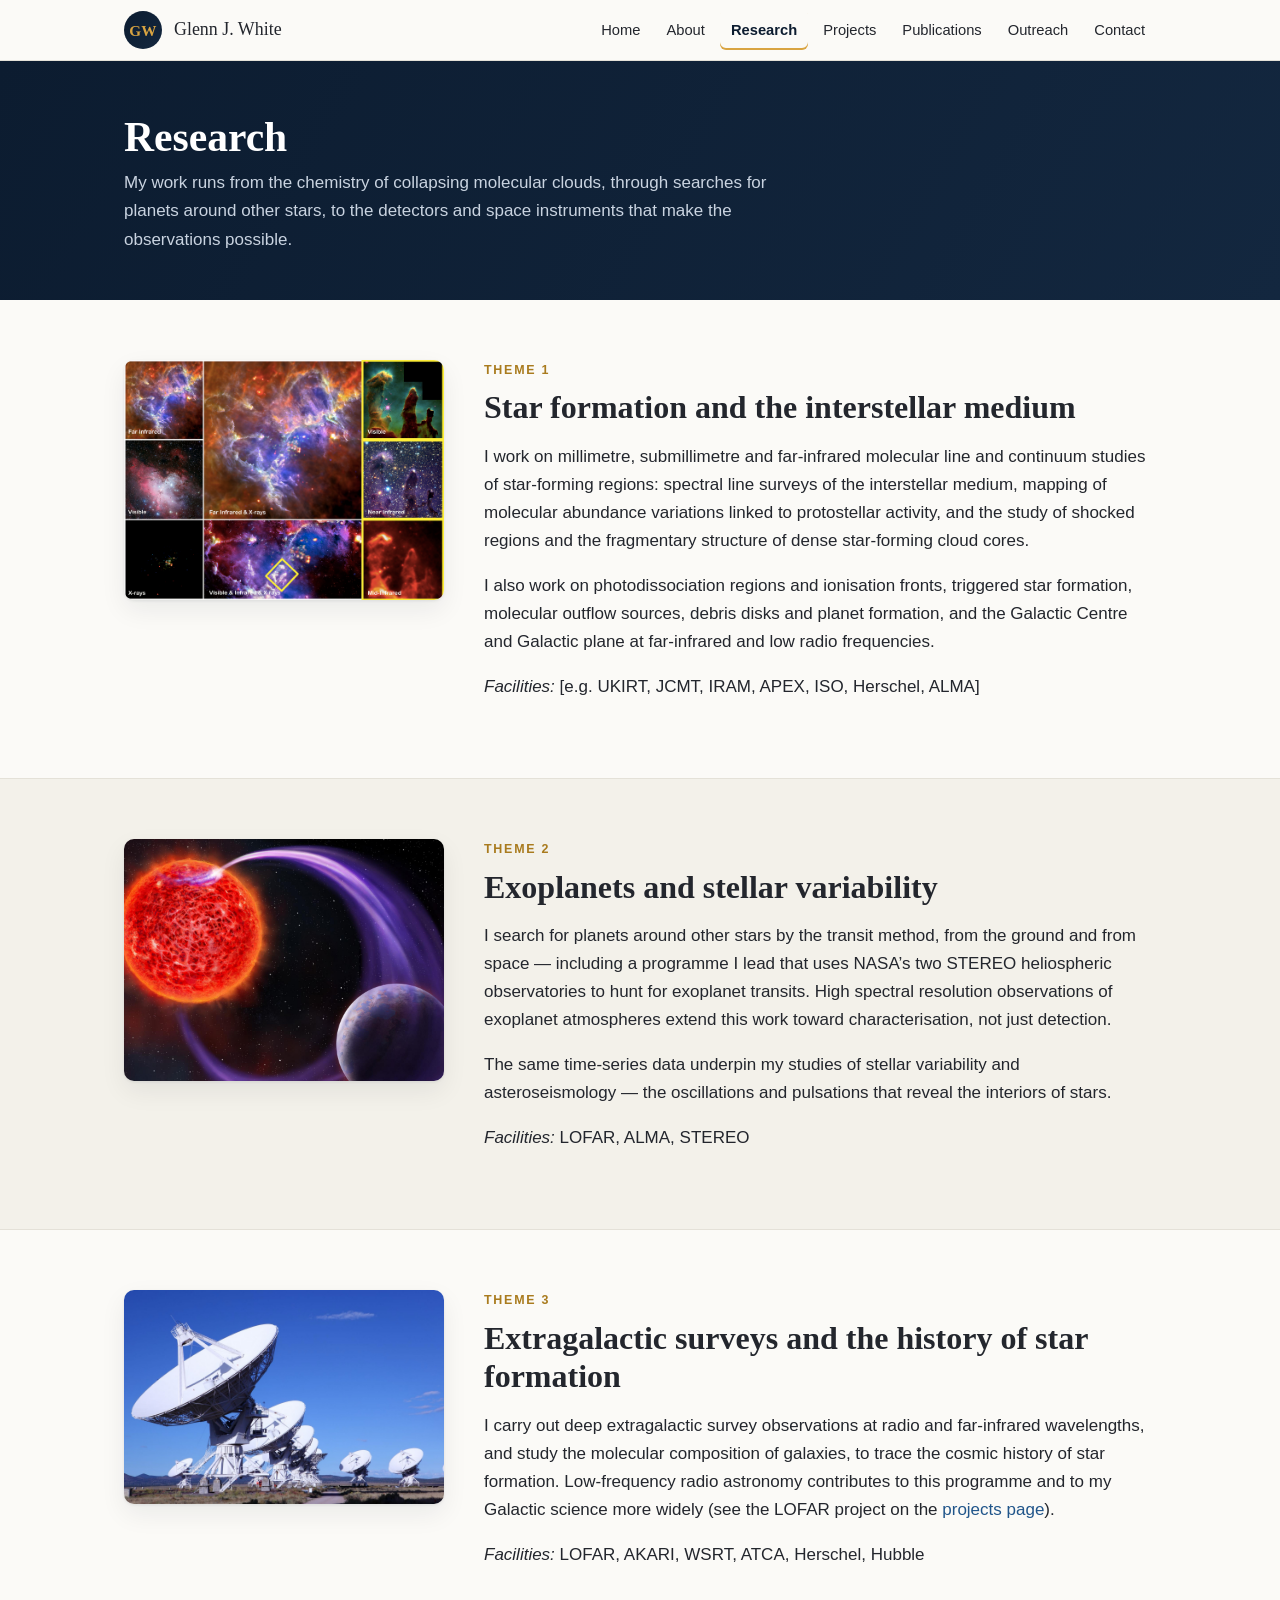
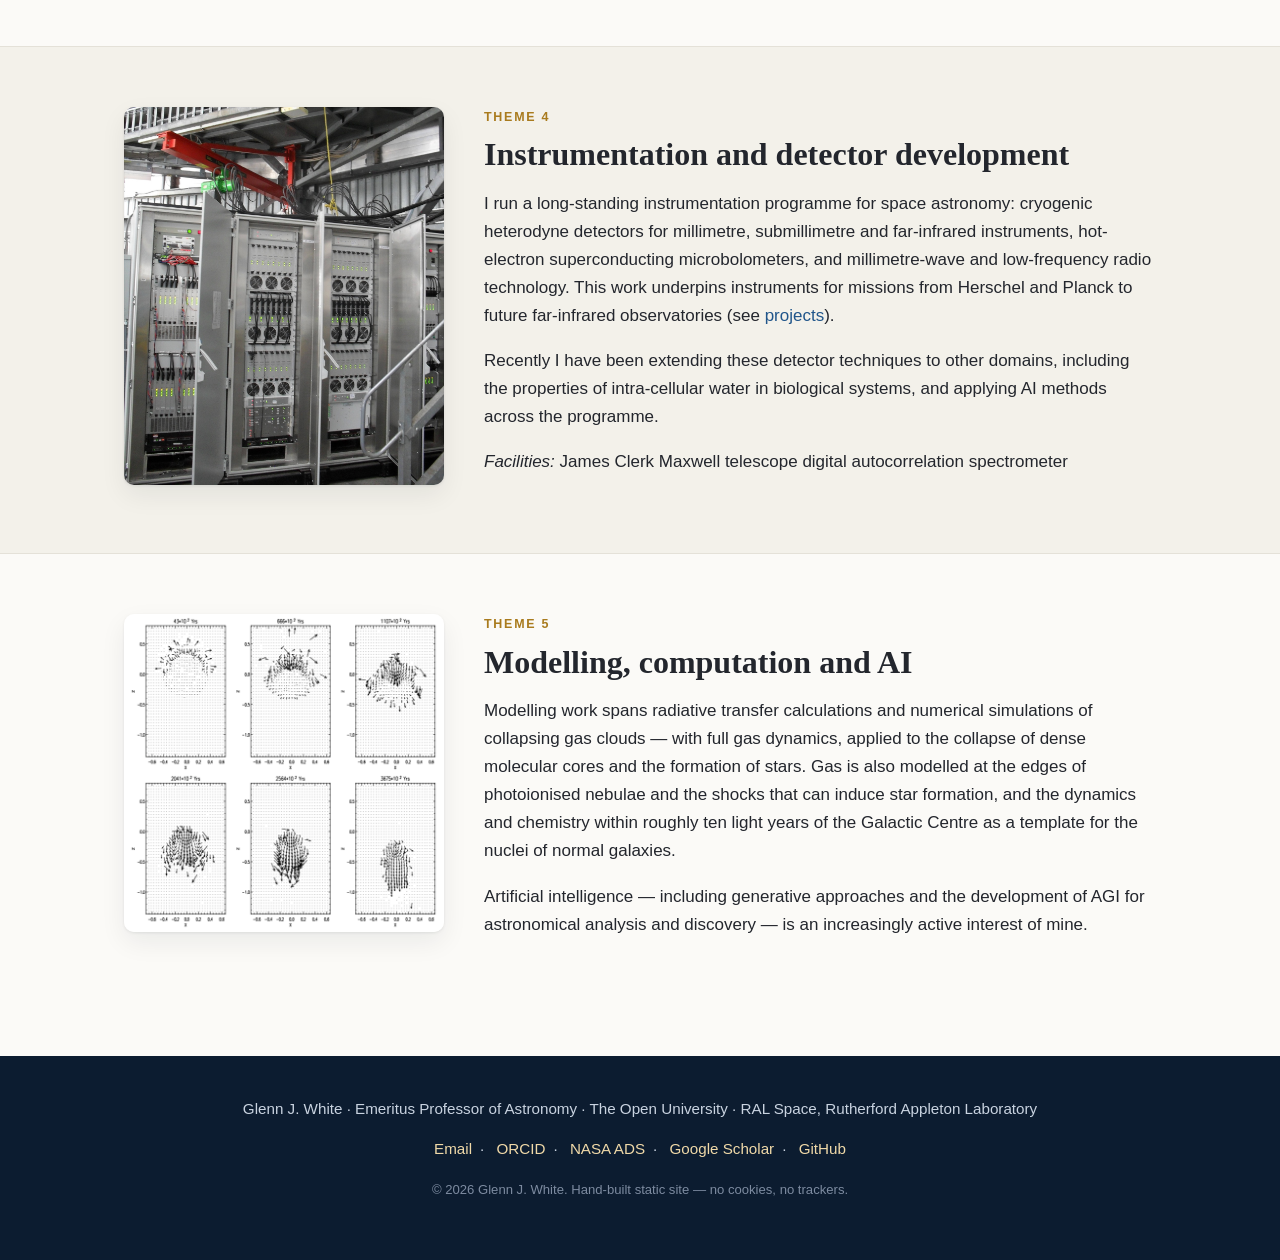
<file: research.html>
<!DOCTYPE html>
<html lang="en">
<head>
  <meta charset="utf-8">
  <meta name="viewport" content="width=device-width, initial-scale=1">
  <title>Research — Glenn J. White</title>
  <meta name="description" content="My research interests: star formation and the interstellar medium, exoplanets, extragalactic surveys, astronomical instrumentation, modelling, artificial intelligence and AGI.">
  <link rel="canonical" href="https://glenn-white.github.io/research.html">
  <meta name="theme-color" content="#0c1c30">

  <meta property="og:type" content="website">
  <meta property="og:site_name" content="Glenn J. White">
  <meta property="og:title" content="Research — Glenn J. White">
  <meta property="og:description" content="Star formation and the interstellar medium, exoplanets and stellar variability, extragalactic surveys, astronomical instrumentation, and artificial intelligence and AGI in astronomy.">
  <meta property="og:url" content="https://glenn-white.github.io/research.html">
  <meta property="og:image" content="https://glenn-white.github.io/images/m16.jpg">
  <meta name="twitter:card" content="summary_large_image">

  <link rel="icon" href="images/favicon.svg" type="image/svg+xml">
  <link rel="stylesheet" href="css/style.css">
</head>
<body>

<a class="skip-link" href="#main">Skip to content</a>

<nav class="site-nav" aria-label="Main navigation">
  <div class="nav-inner">
    <a class="brand" href="index.html"><span class="brand-mark">GW</span> Glenn J. White</a>
    <ul class="nav-links">
      <li><a href="index.html">Home</a></li>
      <li><a href="about.html">About</a></li>
      <li><a href="research.html" aria-current="page">Research</a></li>
      <li><a href="projects.html">Projects</a></li>
      <li><a href="publications.html">Publications</a></li>
      <li><a href="outreach.html">Outreach</a></li>
      <li><a href="contact.html">Contact</a></li>
    </ul>
  </div>
</nav>

<main id="main">

  <header class="page-banner">
    <div class="container">
      <h1>Research</h1>
      <p>My work runs from the chemistry of collapsing molecular clouds, through searches for
      planets around other stars, to the detectors and space instruments that make the
      observations possible.</p>
    </div>
  </header>

  <!-- ============ THEME 1 ============ -->
  <section class="section" id="theme-1" aria-labelledby="t1">
    <div class="container two-col">
      <img src="images/m16.jpg" alt="Messier 16, the Eagle Nebula — pillars of cold gas and dust in a star-forming region" style="border-radius:10px;box-shadow:var(--shadow)">
      <div>
        <span class="kicker">Theme 1</span>
        <h2 id="t1">Star formation and the interstellar medium</h2>
        <p>I work on millimetre, submillimetre and far-infrared molecular line and continuum
        studies of star-forming regions: spectral line surveys of the interstellar medium,
        mapping of molecular abundance variations linked to protostellar activity, and the
        study of shocked regions and the fragmentary structure of dense star-forming cloud
        cores.</p>
        <p>I also work on photodissociation regions and ionisation fronts, triggered star
        formation, molecular outflow sources, debris disks and planet formation, and the
        Galactic Centre and Galactic plane at far-infrared and low radio frequencies.</p>
        <p><em>Facilities:</em> [e.g. UKIRT, JCMT, IRAM, APEX, ISO, Herschel, ALMA]</p>
      </div>
    </div>
  </section>

  <!-- ============ THEME 2 ============ -->
  <section class="section tint" id="theme-2" aria-labelledby="t2">
    <div class="container two-col">
      <img src="images/gliese-1151.jpg" alt="Artist’s impression of a planet orbiting the red dwarf star Gliese 1151" style="border-radius:10px;box-shadow:var(--shadow)">
      <div>
        <span class="kicker">Theme 2</span>
        <h2 id="t2">Exoplanets and stellar variability</h2>
        <p>I search for planets around other stars by the transit method, from the ground and
        from space — including a programme I lead that uses NASA’s two STEREO heliospheric
        observatories to hunt for exoplanet transits. High spectral resolution observations
        of exoplanet atmospheres extend this work toward characterisation, not just
        detection.</p>
        <p>The same time-series data underpin my studies of stellar variability and
        asteroseismology — the oscillations and pulsations that reveal the interiors of
        stars.</p>
        <p><em>Facilities:</em> LOFAR, ALMA, STEREO</p>
      </div>
    </div>
  </section>

  <!-- ============ THEME 3 ============ -->
  <section class="section" id="theme-3" aria-labelledby="t3">
    <div class="container two-col">
      <img src="images/vla.jpg" alt="Antennas of the Karl G. Jansky Very Large Array, a radio telescope on the plains of San Agustin, New Mexico" style="border-radius:10px;box-shadow:var(--shadow)">
      <div>
        <span class="kicker">Theme 3</span>
        <h2 id="t3">Extragalactic surveys and the history of star formation</h2>
        <p>I carry out deep extragalactic survey observations at radio and far-infrared
        wavelengths, and study the molecular composition of galaxies, to trace the cosmic
        history of star formation. Low-frequency radio astronomy contributes to this
        programme and to my Galactic science more widely (see the LOFAR project on the
        <a href="projects.html">projects page</a>).</p>
        <p><em>Facilities:</em> LOFAR, AKARI, WSRT, ATCA, Herschel, Hubble</p>
      </div>
    </div>
  </section>

  <!-- ============ THEME 4 ============ -->
  <section class="section tint" id="theme-4" aria-labelledby="t4">
    <div class="container two-col">
      <img src="images/acsis.jpg" alt="Racks of digital correlator electronics for a heterodyne spectrometer, of the kind developed for astronomical instruments" style="border-radius:10px;box-shadow:var(--shadow)">
      <div>
        <span class="kicker">Theme 4</span>
        <h2 id="t4">Instrumentation and detector development</h2>
        <p>I run a long-standing instrumentation programme for space astronomy:
        cryogenic heterodyne detectors for millimetre, submillimetre and far-infrared
        instruments, hot-electron superconducting microbolometers, and millimetre-wave and
        low-frequency radio technology. This work underpins instruments for missions from
        Herschel and Planck to future far-infrared observatories (see
        <a href="projects.html">projects</a>).</p>
        <p>Recently I have been extending these detector techniques to other domains,
        including the properties of intra-cellular water in biological systems, and applying
        AI methods across the programme.</p>
        <p><em>Facilities:</em> James Clerk Maxwell telescope digital autocorrelation spectrometer</p>
      </div>
    </div>
  </section>

  <!-- ============ THEME 5 ============ -->
  <section class="section" id="theme-5" aria-labelledby="t5">
    <div class="container two-col">
      <img src="images/sph.png" alt="Six-panel smoothed-particle hydrodynamics simulation of a collapsing molecular cloud core, velocity vectors tracing the gas flow as it evolves toward star formation" style="border-radius:10px;box-shadow:var(--shadow)">
      <div>
        <span class="kicker">Theme 5</span>
        <h2 id="t5">Modelling, computation and AI</h2>
        <p>Modelling work spans radiative transfer calculations and numerical simulations of
        collapsing gas clouds — with full gas dynamics, applied to the collapse of dense
        molecular cores and the formation of stars. Gas is also modelled at the edges of
        photoionised nebulae and the shocks that can induce star formation, and the dynamics
        and chemistry within roughly ten light years of the Galactic Centre as a template
        for the nuclei of normal galaxies.</p>
        <p>Artificial intelligence — including generative approaches and the development of AGI
        for astronomical analysis and discovery — is an increasingly active interest of
        mine.</p>
      </div>
    </div>
  </section>

</main>

<footer class="site-footer">
  <div class="container">
    <p>Glenn J. White · Emeritus Professor of Astronomy · The Open University · RAL Space, Rutherford Appleton Laboratory</p>
    <p class="footer-links">
      <a href="mailto:glenn.white@open.ac.uk">Email</a>·
      <a href="https://orcid.org/0000-0002-7126-691X">ORCID</a>·
      <a href="https://ui.adsabs.harvard.edu/search/q=orcid:0000-0002-7126-691X">NASA ADS</a>·
      <a href="https://scholar.google.com/citations?view_op=search_authors&amp;mauthors=%22Glenn+J.+White%22">Google Scholar</a>·
      <a href="https://github.com/glenn-white">GitHub</a>
    </p>
    <p class="fine">© 2026 Glenn J. White. Hand-built static site — no cookies, no trackers.</p>
  </div>
</footer>

</body>
</html>
</file>
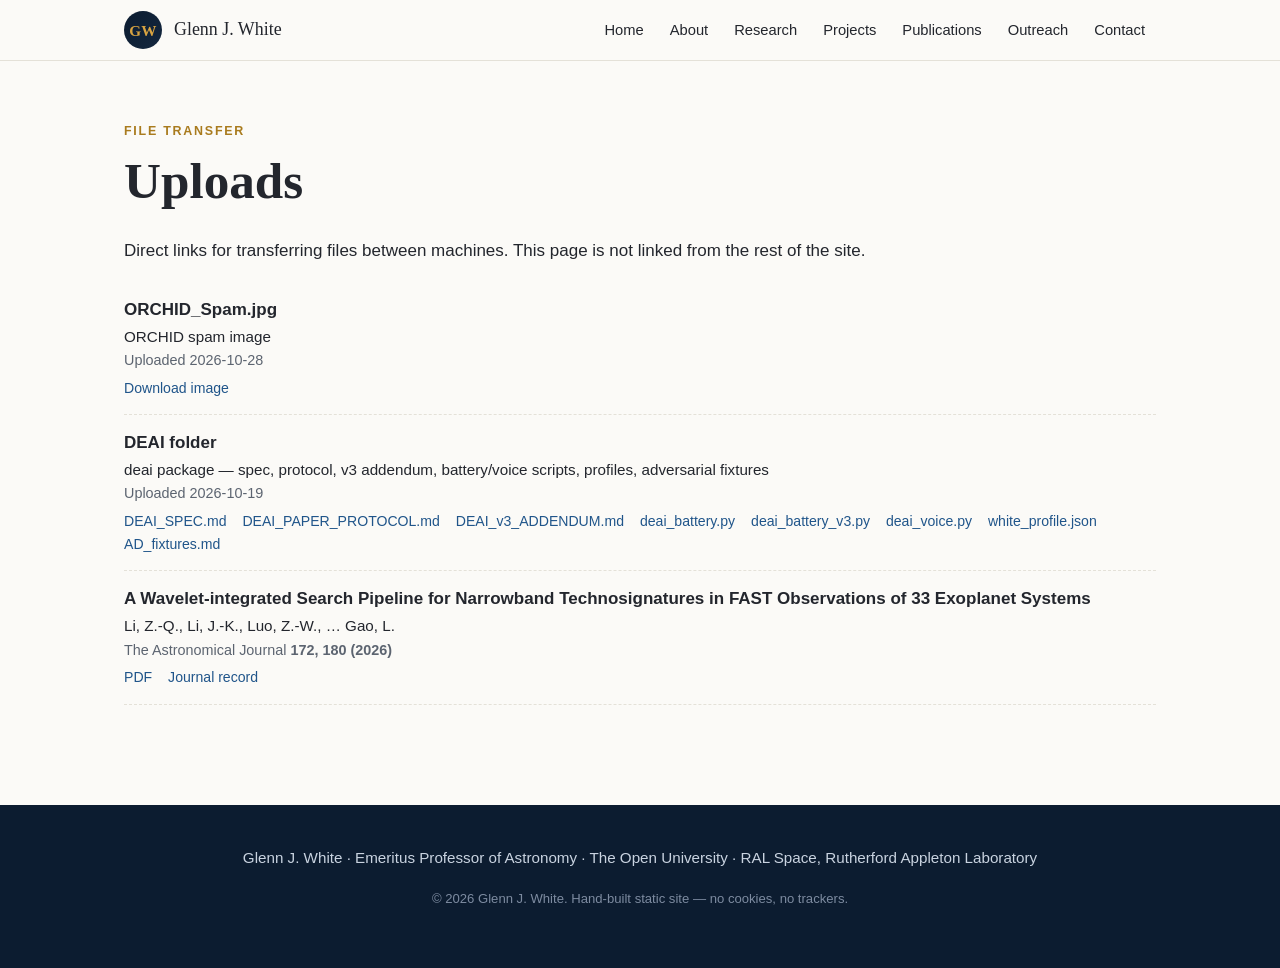
<file: uploads.html>
<!DOCTYPE html>
<html lang="en">
<head>
  <meta charset="utf-8">
  <meta name="viewport" content="width=device-width, initial-scale=1">
  <title>File uploads — Glenn J. White</title>
  <meta name="description" content="File transfer page — direct links for moving files between machines.">
  <meta name="robots" content="noindex, nofollow">
  <link rel="icon" href="images/favicon.svg" type="image/svg+xml">
  <link rel="stylesheet" href="css/style.css">
</head>
<body>

<a class="skip-link" href="#main">Skip to content</a>

<nav class="site-nav" aria-label="Main navigation">
  <div class="nav-inner">
    <a class="brand" href="index.html"><span class="brand-mark">GW</span> Glenn J. White</a>
    <ul class="nav-links">
      <li><a href="index.html">Home</a></li>
      <li><a href="about.html">About</a></li>
      <li><a href="research.html">Research</a></li>
      <li><a href="projects.html">Projects</a></li>
      <li><a href="publications.html">Publications</a></li>
      <li><a href="outreach.html">Outreach</a></li>
      <li><a href="contact.html">Contact</a></li>
    </ul>
  </div>
</nav>

<main id="main">

  <section class="section" aria-labelledby="uploads-head">
    <div class="container">
      <span class="kicker">File transfer</span>
      <h1 id="uploads-head">Uploads</h1>
      <p>Direct links for transferring files between machines. This page is not
      linked from the rest of the site.</p>

      <!-- ============ FILE LINKS — copy a .pub block to add an item ============ -->
      <div class="pub">
        <div class="pub-title"><a href="images/ORCHID_Spam.jpg">ORCHID_Spam.jpg</a></div>
        <div class="pub-authors">ORCHID spam image</div>
        <div class="pub-meta">Uploaded 2026-10-28</div>
        <div class="pub-links">
          <a href="images/ORCHID_Spam.jpg">Download image</a>
        </div>
      </div>
      <div class="pub">
        <div class="pub-title"><a href="deai/">DEAI folder</a></div>
        <div class="pub-authors">deai package — spec, protocol, v3 addendum, battery/voice scripts, profiles, adversarial fixtures</div>
        <div class="pub-meta">Uploaded 2026-10-19</div>
        <div class="pub-links">
          <a href="deai/DEAI_SPEC.md">DEAI_SPEC.md</a>
          <a href="deai/DEAI_PAPER_PROTOCOL.md">DEAI_PAPER_PROTOCOL.md</a>
          <a href="deai/DEAI_v3_ADDENDUM.md">DEAI_v3_ADDENDUM.md</a>
          <a href="deai/deai_battery.py">deai_battery.py</a>
          <a href="deai/deai_battery_v3.py">deai_battery_v3.py</a>
          <a href="deai/deai_voice.py">deai_voice.py</a>
          <a href="deai/profiles/white_profile.json">white_profile.json</a>
          <a href="deai/adversarial/AD_fixtures.md">AD_fixtures.md</a>
        </div>
      </div>
      <div class="pub">
        <div class="pub-title"><a href="preprints/li-2026-aj-172-180.pdf">A Wavelet-integrated Search Pipeline for Narrowband Technosignatures in FAST Observations of 33 Exoplanet Systems</a></div>
        <div class="pub-authors">Li, Z.-Q., Li, J.-K., Luo, Z.-W., … Gao, L.</div>
        <div class="pub-meta">The Astronomical Journal <strong>172, 180 (2026)</strong></div>
        <div class="pub-links">
          <a href="preprints/li-2026-aj-172-180.pdf">PDF</a>
          <a href="https://doi.org/10.3847/1538-3881/ae8f34">Journal record</a>
        </div>
      </div>
    </div>
  </section>

</main>

<footer class="site-footer">
  <div class="container">
    <p>Glenn J. White · Emeritus Professor of Astronomy · The Open University · RAL Space, Rutherford Appleton Laboratory</p>
    <p class="fine">© 2026 Glenn J. White. Hand-built static site — no cookies, no trackers.</p>
  </div>
</footer>

</body>
</html>
</file>
<file: css/style.css>
/* ============================================================
   Academic website template — Glenn White
   ------------------------------------------------------------
   Seager-style structure: sticky nav, hero banner, image cards.
   Plain CSS, no frameworks, no external fonts, no trackers.
   The whole look is driven by the variables in :root below —
   change --navy and --accent and the entire site re-themes.
   ============================================================ */

:root {
  --paper: #fbfaf7;          /* page background          */
  --tint:  #f3f1ea;          /* alternating section bg   */
  --ink:   #23262d;          /* main text                */
  --muted: #5c6470;          /* secondary text           */
  --navy:  #0c1c30;          /* hero / footer            */
  --navy2: #13273f;          /* hero gradient partner    */
  --accent: #d9a441;         /* gold accent              */
  --accent-deep: #a97b1e;    /* darker gold for text     */
  --link:  #20558a;
  --card:  #ffffff;
  --line:  #e4e1d8;
  --shadow: 0 1px 3px rgba(15,25,40,.08), 0 10px 26px rgba(15,25,40,.07);
  --serif: "Iowan Old Style", "Palatino Linotype", Palatino, Georgia, "Times New Roman", serif;
  --sans: -apple-system, BlinkMacSystemFont, "Segoe UI", Roboto, "Helvetica Neue", Arial, sans-serif;
}

/* ---------- base ---------- */

* { box-sizing: border-box; }

html { scroll-behavior: smooth; }

body {
  margin: 0;
  font-family: var(--sans);
  font-size: 17px;
  line-height: 1.65;
  color: var(--ink);
  background: var(--paper);
}

h1, h2, h3, h4 { font-family: var(--serif); line-height: 1.2; margin: 0 0 .5em; }
h1 { font-size: clamp(2.1rem, 4.5vw, 3.2rem); font-weight: 600; }
h2 { font-size: clamp(1.5rem, 3vw, 2rem); }
h3 { font-size: 1.15rem; }
p  { margin: 0 0 1em; }
a  { color: var(--link); text-decoration: none; }
a:hover { text-decoration: underline; }
img { max-width: 100%; display: block; }
ul  { padding-left: 1.2em; }

.container { max-width: 1080px; margin: 0 auto; padding: 0 24px; }

.section { padding: 60px 0; }
.section.tint { background: var(--tint); border-top: 1px solid var(--line); border-bottom: 1px solid var(--line); }
.section-head { margin-bottom: 34px; }
.section-head p { color: var(--muted); max-width: 46em; }

.kicker {
  display: block;
  font-family: var(--sans);
  font-size: .78rem;
  font-weight: 700;
  letter-spacing: .14em;
  text-transform: uppercase;
  color: var(--accent-deep);
  margin-bottom: 8px;
}

.skip-link {
  position: absolute; left: -9999px; top: 0;
  background: var(--navy); color: #fff; padding: 10px 16px; z-index: 100;
}
.skip-link:focus { left: 12px; top: 12px; }

a:focus-visible, button:focus-visible {
  outline: 3px solid var(--accent);
  outline-offset: 2px;
}

/* ---------- navigation ---------- */

.site-nav {
  position: sticky; top: 0; z-index: 50;
  background: rgba(251,250,247,.94);
  backdrop-filter: blur(8px);
  -webkit-backdrop-filter: blur(8px);
  border-bottom: 1px solid var(--line);
}

.nav-inner {
  max-width: 1080px; margin: 0 auto; padding: 10px 24px;
  display: flex; align-items: center; gap: 20px;
}

.brand {
  display: flex; align-items: center; gap: 12px;
  font-family: var(--serif); font-size: 1.12rem; color: var(--ink);
  white-space: nowrap;
}
.brand:hover { text-decoration: none; }

.brand-mark {
  width: 38px; height: 38px; border-radius: 50%;
  background: linear-gradient(135deg, var(--navy), var(--navy2));
  color: var(--accent);
  font-size: .95rem; font-weight: 700;
  display: inline-flex; align-items: center; justify-content: center;
  letter-spacing: .02em;
}

.nav-links {
  list-style: none; display: flex; gap: 4px; margin: 0 0 0 auto; padding: 0;
  overflow-x: auto; -webkit-overflow-scrolling: touch;
}
.nav-links a {
  display: block; padding: 8px 11px;
  font-size: .92rem; color: var(--ink); border-radius: 6px; white-space: nowrap;
}
.nav-links a:hover { background: rgba(12,28,48,.07); text-decoration: none; }
.nav-links a[aria-current="page"] { color: var(--navy); font-weight: 600; box-shadow: inset 0 -2px 0 var(--accent); }

/* ---------- hero (home) ---------- */

.hero {
  color: #fff;
  background-color: var(--navy); /* shows through if hero.svg is missing */
  background-image:
    linear-gradient(rgba(9,20,35,.66), rgba(9,20,35,.80)),
    url("../images/hero.svg");
  background-size: cover;
  background-position: center;
  padding: 28px 0 24px;
}

.hero h1 { margin-bottom: .25em; }
.hero .hero-sub {
  font-family: var(--serif); font-style: italic;
  font-size: clamp(1.1rem, 2.2vw, 1.35rem); color: #f0e6cf;
  white-space: nowrap; margin: 0 0 1.1em;
}
.hero .hero-note { color: #c9d3e0; font-size: 1rem; margin-bottom: .6em; }

.btn {
  display: inline-block; padding: 11px 22px; border-radius: 8px;
  font-weight: 600; font-size: .95rem; margin: 4px 8px 4px 0;
}
.btn:hover { text-decoration: none; }
.btn-solid { background: var(--accent); color: var(--navy); }
.btn-solid:hover { background: #e6b455; }
.btn-ghost { border: 1.5px solid rgba(255,255,255,.75); color: #fff; }
.btn-ghost:hover { background: rgba(255,255,255,.12); }
.btn-dark { background: var(--navy); color: #fff; }
.btn-dark:hover { background: var(--navy2); }

/* ---------- page banner (subpages) ---------- */

.page-banner {
  color: #fff;
  background: linear-gradient(120deg, var(--navy), var(--navy2));
  padding: 52px 0 46px;
}
.page-banner h1 { font-size: clamp(1.9rem, 3.6vw, 2.6rem); margin-bottom: .15em; }
.page-banner p { color: #c9d3e0; max-width: 40em; margin: 0; }

/* ---------- cards & grids ---------- */

.grid {
  display: grid;
  grid-template-columns: repeat(auto-fit, minmax(260px, 1fr));
  gap: 24px;
}

.card {
  background: var(--card);
  border: 1px solid var(--line);
  border-radius: 10px;
  box-shadow: var(--shadow);
  overflow: hidden;
  display: flex; flex-direction: column;
}
.card img { aspect-ratio: 16 / 10; object-fit: cover; width: 100%; }
.card-body { padding: 18px 20px 20px; }
.card-body h3 { margin-bottom: .35em; }
.card-body p { font-size: .95rem; color: var(--muted); margin-bottom: .6em; }
.card-body .more { font-size: .9rem; font-weight: 600; color: var(--accent-deep); }

/* ---------- about / portrait ---------- */

.two-col {
  display: grid;
  grid-template-columns: minmax(240px, 320px) 1fr;
  gap: 40px; align-items: start;
}
.portrait {
  border-radius: 10px;
  box-shadow: var(--shadow);
  aspect-ratio: 4 / 5; object-fit: cover; width: 100%;
}
@media (max-width: 720px) {
  .two-col { grid-template-columns: 1fr; }
  .portrait { max-width: 320px; }
  .hero .hero-sub { white-space: normal; }
}

/* ---------- media strip (outreach) ---------- */

.media-strip {
  display: flex; flex-wrap: wrap; gap: 14px;
  align-items: center; margin-top: 26px;
}
.media-strip img {
  height: 150px; width: auto; max-width: 100%;
  border-radius: 8px; box-shadow: var(--shadow);
}
@media (max-width: 560px) {
  .media-strip img { height: 110px; }
}

/* ---------- publications ---------- */

.pub {
  padding: 14px 0;
  border-bottom: 1px dashed var(--line);
}
.pub .pub-title { font-weight: 700; }
.pub .pub-title a { color: var(--ink); }
.pub .pub-title a:hover { color: var(--link); }
.pub .pub-authors { font-size: .95rem; }
.pub .pub-meta { color: var(--muted); font-size: .9rem; }
.pub .pub-links { font-size: .88rem; margin-top: 4px; }
.pub .pub-links a { margin-right: 12px; }

.pub-type {
  display: inline-block;
  font-family: var(--sans);
  font-size: .68rem;
  font-weight: 700;
  letter-spacing: .06em;
  text-transform: uppercase;
  color: var(--accent-deep);
  border: 1px solid var(--accent);
  border-radius: 20px;
  padding: 1px 9px;
  vertical-align: 2px;
  white-space: nowrap;
}

.pub-controls {
  display: flex; flex-wrap: wrap; gap: 8px;
  margin: 0 0 26px;
}
.pub-controls input[type="search"] {
  flex: 1 1 220px;
  padding: 8px 14px;
  border: 1px solid var(--line); border-radius: 8px;
  background: var(--card); color: var(--ink);
  font-size: .95rem; font-family: var(--sans);
}
.pub-controls input[type="search"]:focus {
  outline: 3px solid var(--accent); outline-offset: 1px;
}

.chip {
  padding: 7px 13px;
  border: 1px solid var(--line); border-radius: 20px;
  background: var(--card); color: var(--ink);
  font-size: .85rem; font-family: var(--sans);
  cursor: pointer;
}
.chip:hover { border-color: var(--accent); }
.chip-on { background: var(--navy); color: #fff; border-color: var(--navy); }

.year-head {
  font-family: var(--serif); font-size: 1.35rem; color: var(--navy);
  margin: 38px 0 4px; padding-bottom: 6px; border-bottom: 2px solid var(--accent);
}

/* ---------- timeline (career) ---------- */

.timeline { list-style: none; margin: 0; padding: 0 0 0 22px; border-left: 2px solid var(--accent); }
.timeline li { position: relative; padding: 0 0 22px 18px; }
.timeline li::before {
  content: ""; position: absolute; left: -28px; top: 7px;
  width: 11px; height: 11px; border-radius: 50%;
  background: var(--accent); border: 2px solid var(--paper);
  box-shadow: 0 0 0 2px var(--accent-deep);
}
.timeline .tl-when { font-weight: 700; color: var(--accent-deep); font-size: .9rem; }
.timeline .tl-what { font-family: var(--serif); font-size: 1.05rem; }

/* ---------- group ---------- */

.person { display: flex; gap: 16px; align-items: center; padding: 12px 0; border-bottom: 1px dashed var(--line); }
.person:last-child { border-bottom: none; }
.avatar {
  width: 58px; height: 58px; border-radius: 50%; flex: 0 0 auto;
  background: linear-gradient(135deg, var(--navy), var(--navy2));
  color: var(--accent); font-family: var(--serif); font-size: 1.15rem; font-weight: 700;
  display: inline-flex; align-items: center; justify-content: center;
}
.person .p-name { font-weight: 700; }
.person .p-role { color: var(--muted); font-size: .9rem; }

/* ---------- teaching ---------- */

.course {
  background: var(--card); border: 1px solid var(--line); border-left: 4px solid var(--accent);
  border-radius: 8px; padding: 16px 20px; box-shadow: var(--shadow);
}
.course .course-code { font-size: .8rem; font-weight: 700; letter-spacing: .08em; color: var(--accent-deep); text-transform: uppercase; }
.course h3 { margin: 2px 0 4px; }

/* ---------- tables ---------- */

table.plain { width: 100%; border-collapse: collapse; font-size: .95rem; }
table.plain th, table.plain td { text-align: left; padding: 8px 10px; border-bottom: 1px solid var(--line); vertical-align: top; }
table.plain th { font-size: .8rem; text-transform: uppercase; letter-spacing: .08em; color: var(--muted); }

/* ---------- contact ---------- */

.contact-block { max-width: 620px; }
.contact-block dt { font-weight: 700; margin-top: 18px; }
.contact-block dd { margin-left: 0; }

/* ---------- footer ---------- */

.site-footer {
  background: var(--navy); color: #c9d3e0;
  padding: 40px 0 46px; margin-top: 40px;
  text-align: center; font-size: .95rem;
}
.site-footer a { color: #f0d9a8; }
.site-footer .fine { color: #7d8ba0; font-size: .82rem; margin-top: 18px; }
.footer-links a { margin: 0 8px; }

/* ---------- small screens ---------- */

@media (max-width: 720px) {
  .nav-inner { flex-wrap: wrap; gap: 6px; }
  .nav-links { margin-left: 0; width: 100%; }
  .hero { padding: 24px 0 22px; }
  .section { padding: 44px 0; }
}

/* ---------- print ---------- */

@media print {
  .site-nav, .site-footer, .btn { display: none; }
  body { font-size: 12pt; color: #000; background: #fff; }
}
</file>
